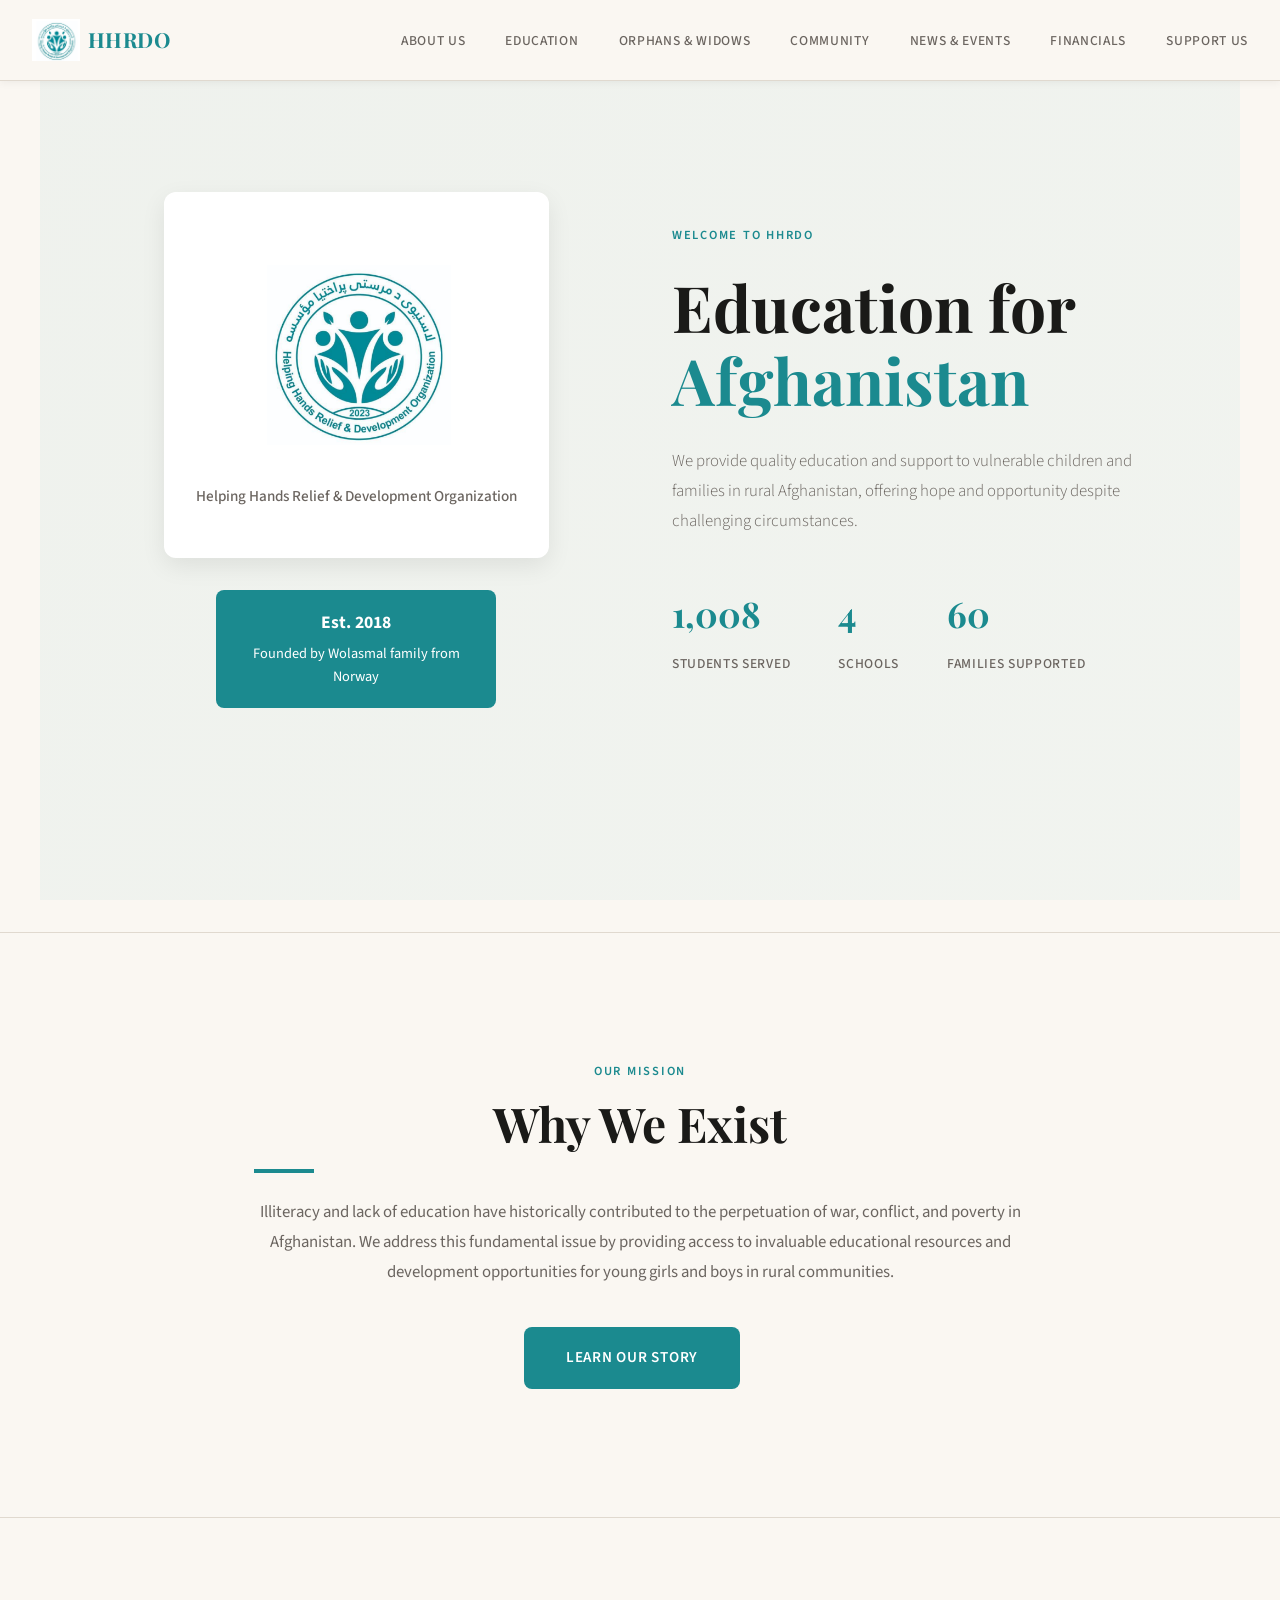
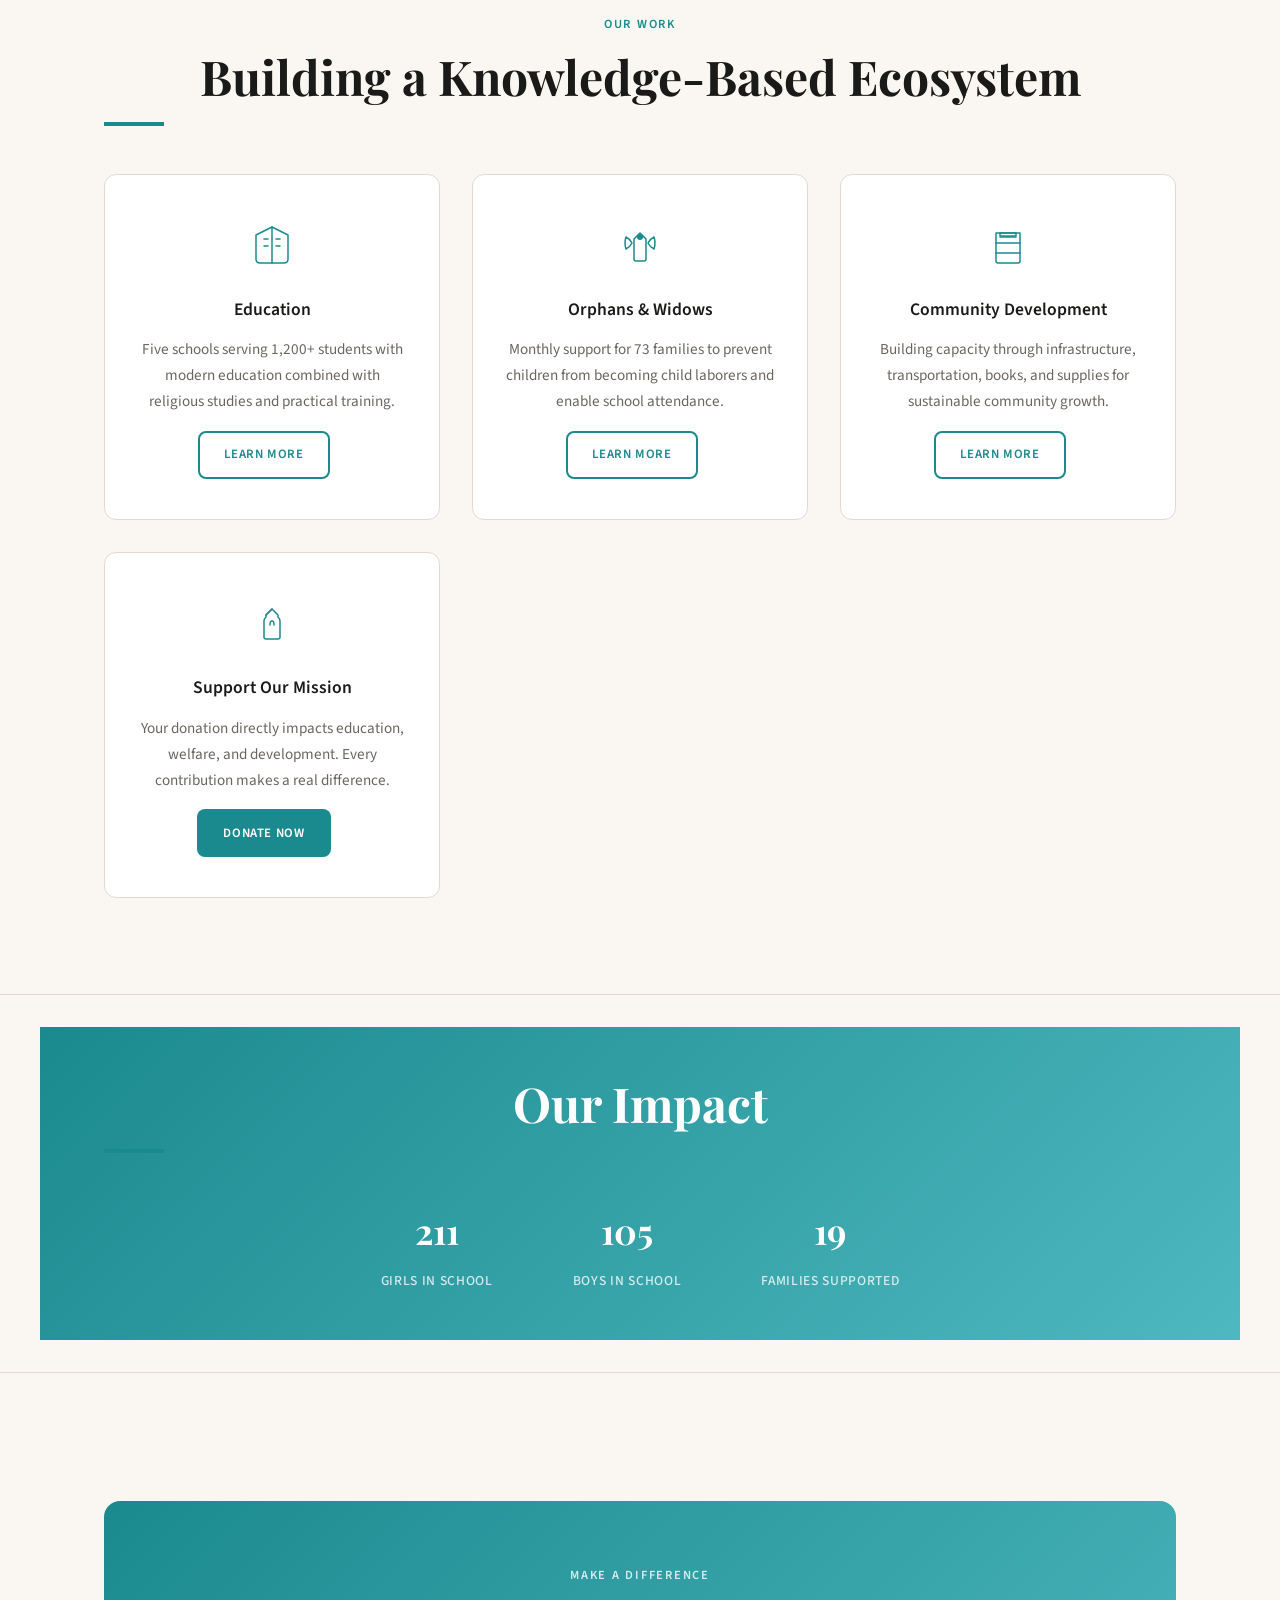
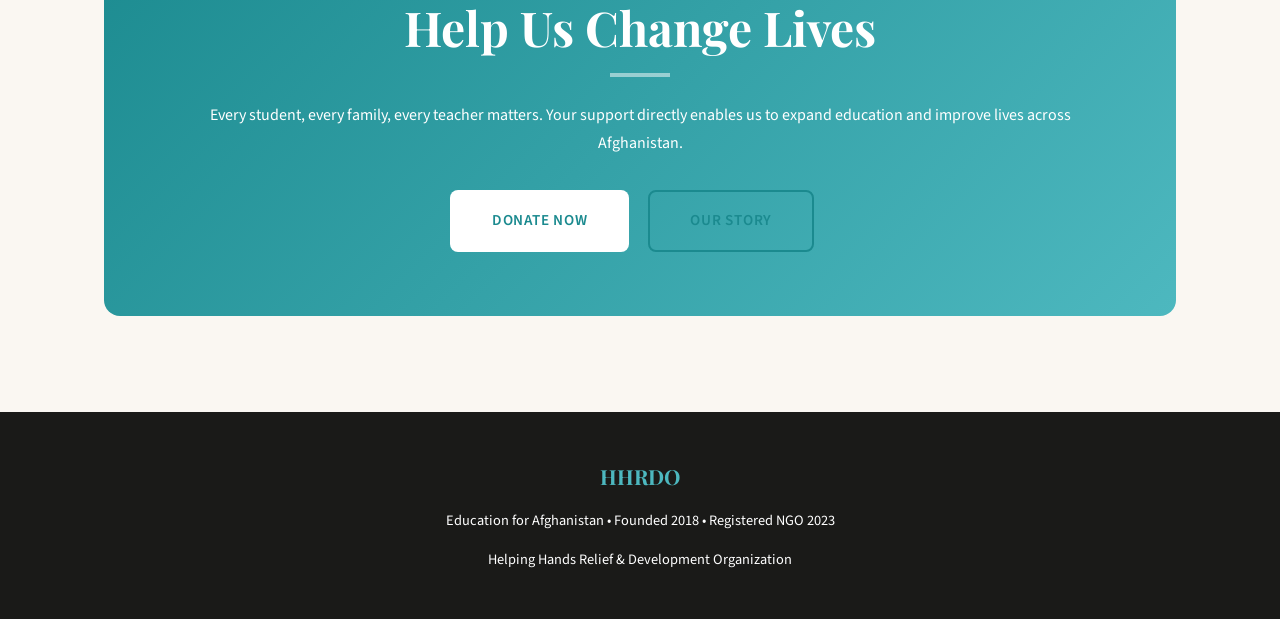
<file: index.html>
<!DOCTYPE html>
<html lang="en">
<head>
  <meta charset="UTF-8">
  <meta name="viewport" content="width=device-width, initial-scale=1.0">
  <title>HHRDO - Helping Hands Relief & Development Organization</title>
  <link rel="preconnect" href="https://fonts.googleapis.com">
  <link href="https://fonts.googleapis.com/css2?family=Playfair+Display:wght@400;600;700&family=Source+Sans+3:wght@300;400;500;600&display=swap" rel="stylesheet">
  <link rel="stylesheet" href="css/style.css">
</head>
<body>

  <!-- NAVIGATION -->
  <nav>
    <a href="index.html" class="nav-logo">
      <img src="logo.png" alt="HHRDO Logo" class="nav-logo-img">
      <span>HHRDO</span>
    </a>
    <ul class="nav-menu">
      <li><a href="about.html">About Us</a></li>
      <li><a href="education.html">Education</a></li>
      <li><a href="orphans.html">Orphans & Widows</a></li>
      <li><a href="community.html">Community</a></li>
      <li><a href="news.html">News & Events</a></li>
      <li><a href="financials.html">Financials</a></li>
      <li><a href="support.html">Support Us</a></li>
    </ul>
    <button class="hamburger">
      <span></span>
      <span></span>
      <span></span>
    </button>
  </nav>

  <!-- HERO -->
  <section class="hero" style="padding-top: 80px;">
    <div class="hero-text">
      <p class="hero-eyebrow">Welcome to HHRDO</p>
      <h1 class="hero-title">Education for <span>Afghanistan</span></h1>
      <p class="hero-desc">We provide quality education and support to vulnerable children and families in rural Afghanistan, offering hope and opportunity despite challenging circumstances.</p>
      <div class="hero-stats">
        <div class="stat-item">
          <span class="stat-num">1,200+</span>
          <span class="stat-label">Students Served</span>
        </div>
        <div class="stat-item">
          <span class="stat-num">5</span>
          <span class="stat-label">Schools</span>
        </div>
        <div class="stat-item">
          <span class="stat-num">73</span>
          <span class="stat-label">Families Supported</span>
        </div>
      </div>
    </div>
    <div class="hero-image">
      <div class="hero-placeholder">
        <div class="logo-display">
          <img src="logo.png" alt="HHRDO Logo">
        </div>
        <p>Helping Hands Relief & Development Organization</p>
      </div>
      <div class="hero-badge">
        <strong>Est. 2018</strong>
        Founded by Wolasmal family from Norway
      </div>
    </div>
  </section>

  <hr class="divider">

  <!-- MISSION PREVIEW -->
  <section style="display: block; padding: 6rem 4rem; text-align: center; max-width: 900px; margin: 0 auto;">
    <p class="section-label text-center">Our Mission</p>
    <h2 class="section-title text-center">Why We Exist</h2>
    <p class="section-body text-center" style="font-size: 1.05rem; margin-bottom: 2rem;">
      Illiteracy and lack of education have historically contributed to the perpetuation of war, conflict, and poverty in Afghanistan. We address this fundamental issue by providing access to invaluable educational resources and development opportunities for young girls and boys in rural communities.
    </p>
    <a href="about.html" class="btn-primary">Learn Our Story</a>
  </section>

  <hr class="divider">

  <!-- PROGRAMS -->
  <section style="display: block; padding: 4rem 4rem; max-width: 1200px; margin: 0 auto;">
    <div style="text-align: center; margin-bottom: 3rem;">
      <p class="section-label text-center">Our Work</p>
      <h2 class="section-title text-center">Building a Knowledge-Based Ecosystem</h2>
    </div>
    <div class="impact-grid">
      <div class="impact-card">
        <svg viewBox="0 0 56 56" style="width: 56px; height: 56px; margin: 0 auto 1.5rem; display: block; transition: transform 0.3s ease;">
          <path d="M 12 20 L 28 12 L 44 20 L 44 44 Q 44 48 40 48 L 16 48 Q 12 48 12 44 Z" fill="none" stroke="#1b8a8f" stroke-width="1.5" stroke-linecap="round" stroke-linejoin="round"/>
          <path d="M 28 12 L 28 48" stroke="#1b8a8f" stroke-width="1.5" stroke-linecap="round"/>
          <path d="M 20 24 L 24 24" stroke="#1b8a8f" stroke-width="1.5" stroke-linecap="round"/>
          <path d="M 20 31 L 24 31" stroke="#1b8a8f" stroke-width="1.5" stroke-linecap="round"/>
          <path d="M 32 24 L 36 24" stroke="#1b8a8f" stroke-width="1.5" stroke-linecap="round"/>
          <path d="M 32 31 L 36 31" stroke="#1b8a8f" stroke-width="1.5" stroke-linecap="round"/>
        </svg>
        <div class="impact-title">Education</div>
        <p class="impact-text">Five schools serving 1,200+ students with modern education combined with religious studies and practical training.</p>
        <a href="education.html" class="btn-secondary" style="font-size: 0.8rem; padding: 0.7rem 1.5rem; margin-top: 1rem; display: inline-block;">Learn More</a>
      </div>
      <div class="impact-card">
        <svg viewBox="0 0 56 56" style="width: 56px; height: 56px; margin: 0 auto 1.5rem; display: block; transition: transform 0.3s ease;">
          <path d="M 28 18 L 34 24 L 34 44 Q 34 46 32 46 L 24 46 Q 22 46 22 44 L 22 24 Z" fill="none" stroke="#1b8a8f" stroke-width="1.5" stroke-linecap="round" stroke-linejoin="round"/>
          <path d="M 20 28 Q 18 24 14 22 Q 12 28 14 34 Q 18 32 20 28" fill="none" stroke="#1b8a8f" stroke-width="1.5" stroke-linecap="round" stroke-linejoin="round"/>
          <path d="M 36 28 Q 38 24 42 22 Q 44 28 42 34 Q 38 32 36 28" fill="none" stroke="#1b8a8f" stroke-width="1.5" stroke-linecap="round" stroke-linejoin="round"/>
          <circle cx="28" cy="22" r="3" fill="#1b8a8f"/>
        </svg>
        <div class="impact-title">Orphans & Widows</div>
        <p class="impact-text">Monthly support for 73 families to prevent children from becoming child laborers and enable school attendance.</p>
        <a href="orphans.html" class="btn-secondary" style="font-size: 0.8rem; padding: 0.7rem 1.5rem; margin-top: 1rem; display: inline-block;">Learn More</a>
      </div>
      <div class="impact-card">
        <svg viewBox="0 0 56 56" style="width: 56px; height: 56px; margin: 0 auto 1.5rem; display: block; transition: transform 0.3s ease;">
          <path d="M 16 18 L 16 46 Q 16 48 18 48 L 38 48 Q 40 48 40 46 L 40 18 Z" fill="none" stroke="#1b8a8f" stroke-width="1.5" stroke-linecap="round" stroke-linejoin="round"/>
          <path d="M 16 28 L 40 28" stroke="#1b8a8f" stroke-width="1.5" stroke-linecap="round"/>
          <path d="M 16 38 L 40 38" stroke="#1b8a8f" stroke-width="1.5" stroke-linecap="round"/>
          <path d="M 20 22 L 36 22" stroke="#1b8a8f" stroke-width="1.5" stroke-linecap="round"/>
          <rect x="20" y="18" width="16" height="3" fill="none" stroke="#1b8a8f" stroke-width="1.5" stroke-linecap="round" stroke-linejoin="round"/>
        </svg>
        <div class="impact-title">Community Development</div>
        <p class="impact-text">Building capacity through infrastructure, transportation, books, and supplies for sustainable community growth.</p>
        <a href="community.html" class="btn-secondary" style="font-size: 0.8rem; padding: 0.7rem 1.5rem; margin-top: 1rem; display: inline-block;">Learn More</a>
      </div>
      <div class="impact-card">
        <svg viewBox="0 0 56 56" style="width: 56px; height: 56px; margin: 0 auto 1.5rem; display: block; transition: transform 0.3s ease;">
          <path d="M 28 16 L 34 22 L 34 24 Q 36 26 36 28 L 36 44 Q 36 46 34 46 L 22 46 Q 20 46 20 44 L 20 28 Q 20 26 22 24 L 22 22 Z" fill="none" stroke="#1b8a8f" stroke-width="1.5" stroke-linecap="round" stroke-linejoin="round"/>
          <path d="M 28 16 L 22 22" stroke="#1b8a8f" stroke-width="1.5" stroke-linecap="round" stroke-linejoin="round"/>
          <path d="M 26 32 Q 26 28 28 28 Q 30 28 30 32" fill="none" stroke="#1b8a8f" stroke-width="1.5" stroke-linecap="round" stroke-linejoin="round"/>
        </svg>
        <div class="impact-title">Support Our Mission</div>
        <p class="impact-text">Your donation directly impacts education, welfare, and development. Every contribution makes a real difference.</p>
        <a href="support.html" class="btn-primary" style="font-size: 0.8rem; padding: 0.7rem 1.5rem; margin-top: 1rem; display: inline-block;">Donate Now</a>
      </div>
    </div>
  </section>

  <hr class="divider">

  <!-- IMPACT STRIP -->
  <section style="display: block; background: linear-gradient(135deg, #1b8a8f, #4db8bf); color: white; padding: 3rem 4rem; text-align: center;">
    <div style="max-width: 1200px; margin: 0 auto;">
      <h2 class="section-title text-center" style="color: white; margin-bottom: 3rem;">Our Impact</h2>
      <div class="hero-stats" style="justify-content: center; gap: 5rem;">
        <div class="stat-item">
          <span class="stat-num" style="color: white;">800+</span>
          <span class="stat-label" style="color: rgba(255,255,255,0.8);">Girls in School</span>
        </div>
        <div class="stat-item">
          <span class="stat-num" style="color: white;">400+</span>
          <span class="stat-label" style="color: rgba(255,255,255,0.8);">Boys in School</span>
        </div>
        <div class="stat-item">
          <span class="stat-num" style="color: white;">73</span>
          <span class="stat-label" style="color: rgba(255,255,255,0.8);">Families Supported</span>
        </div>
      </div>
    </div>
  </section>

  <hr class="divider">

  <!-- CTA -->
  <section style="display: block; padding: 6rem 4rem; max-width: 1200px; margin: 0 auto;">
    <div id="cta">
      <p class="section-label">Make a Difference</p>
      <h2 class="section-title">Help Us Change Lives</h2>
      <p class="section-body">Every student, every family, every teacher matters. Your support directly enables us to expand education and improve lives across Afghanistan.</p>
      <a href="support.html" class="btn-primary">Donate Now</a>
      <a href="about.html" class="btn-secondary">Our Story</a>
    </div>
  </section>

  <!-- FOOTER -->
  <footer>
    <span class="footer-logo">HHRDO</span>
    <span>Education for Afghanistan • Founded 2018 • Registered NGO 2023</span>
    <span>Helping Hands Relief & Development Organization</span>
  </footer>

  <script src="js/main.js"></script>

</body>
</html>
</file>
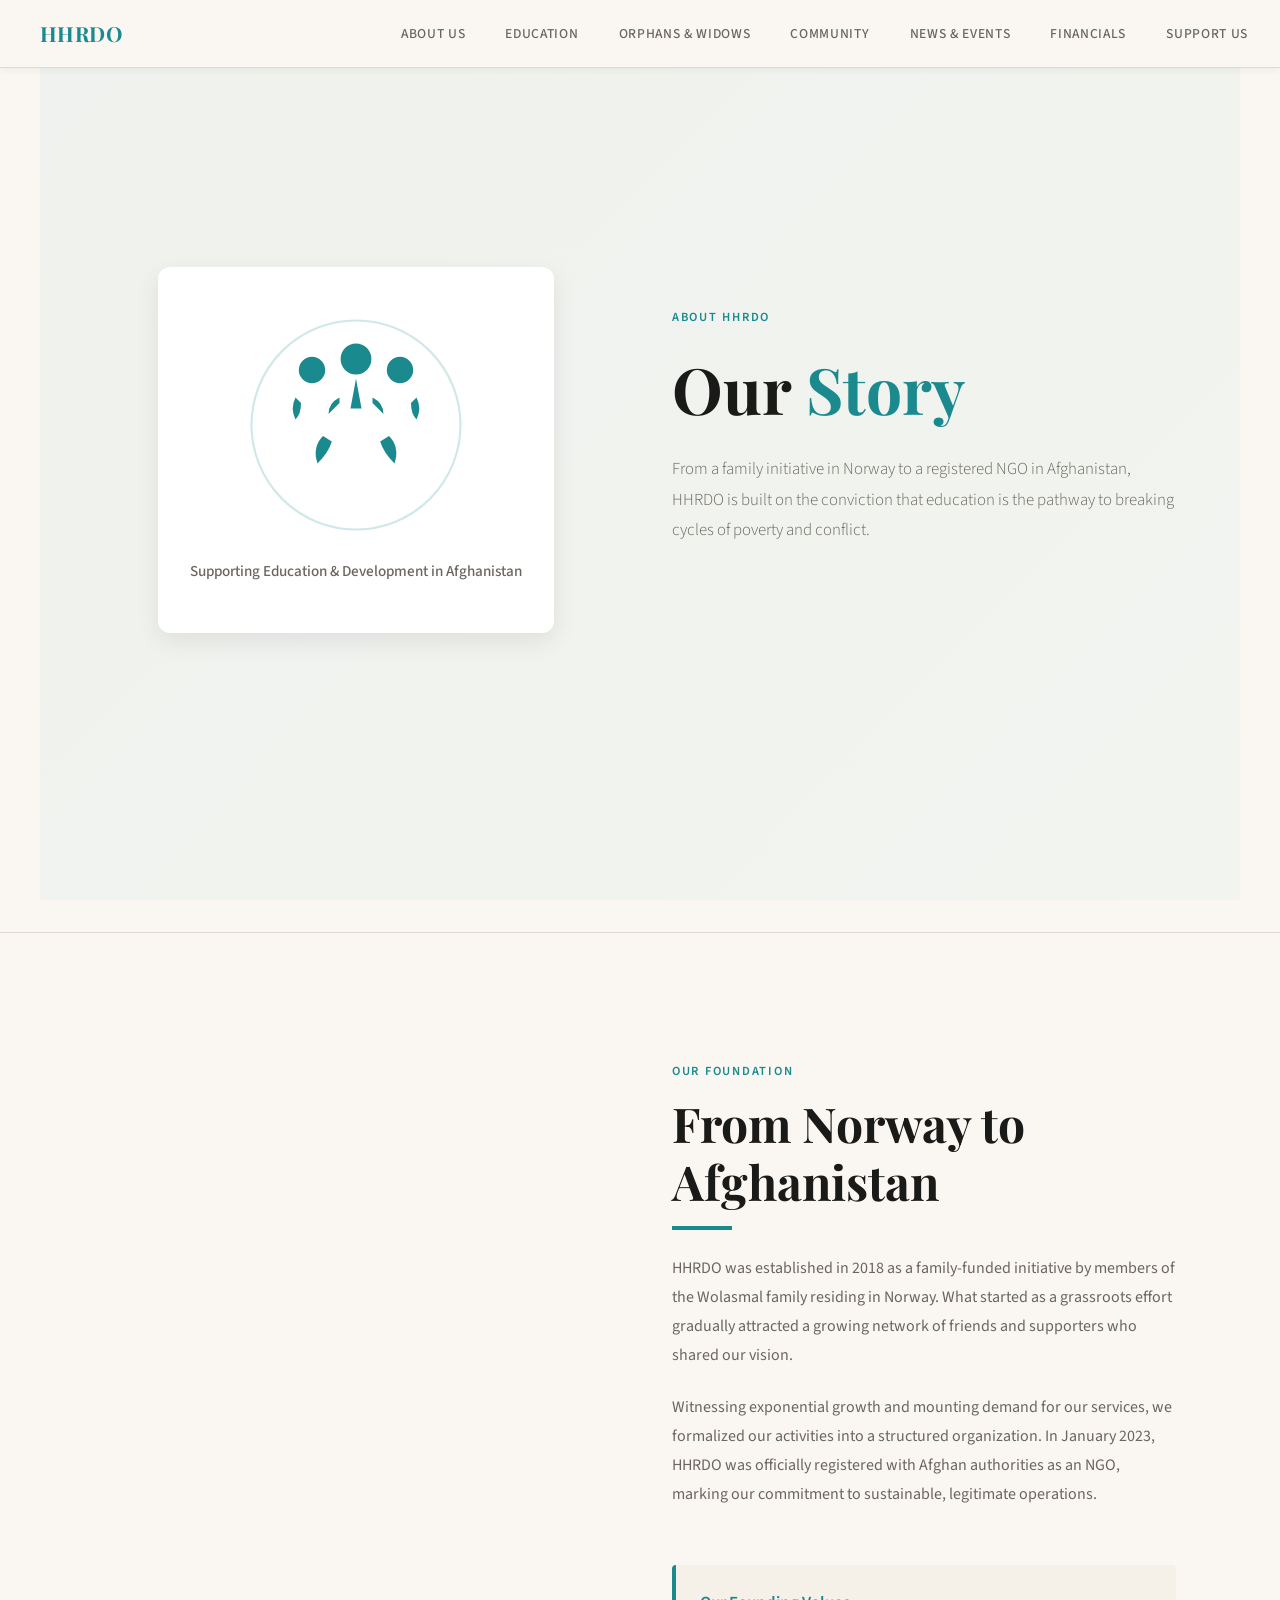
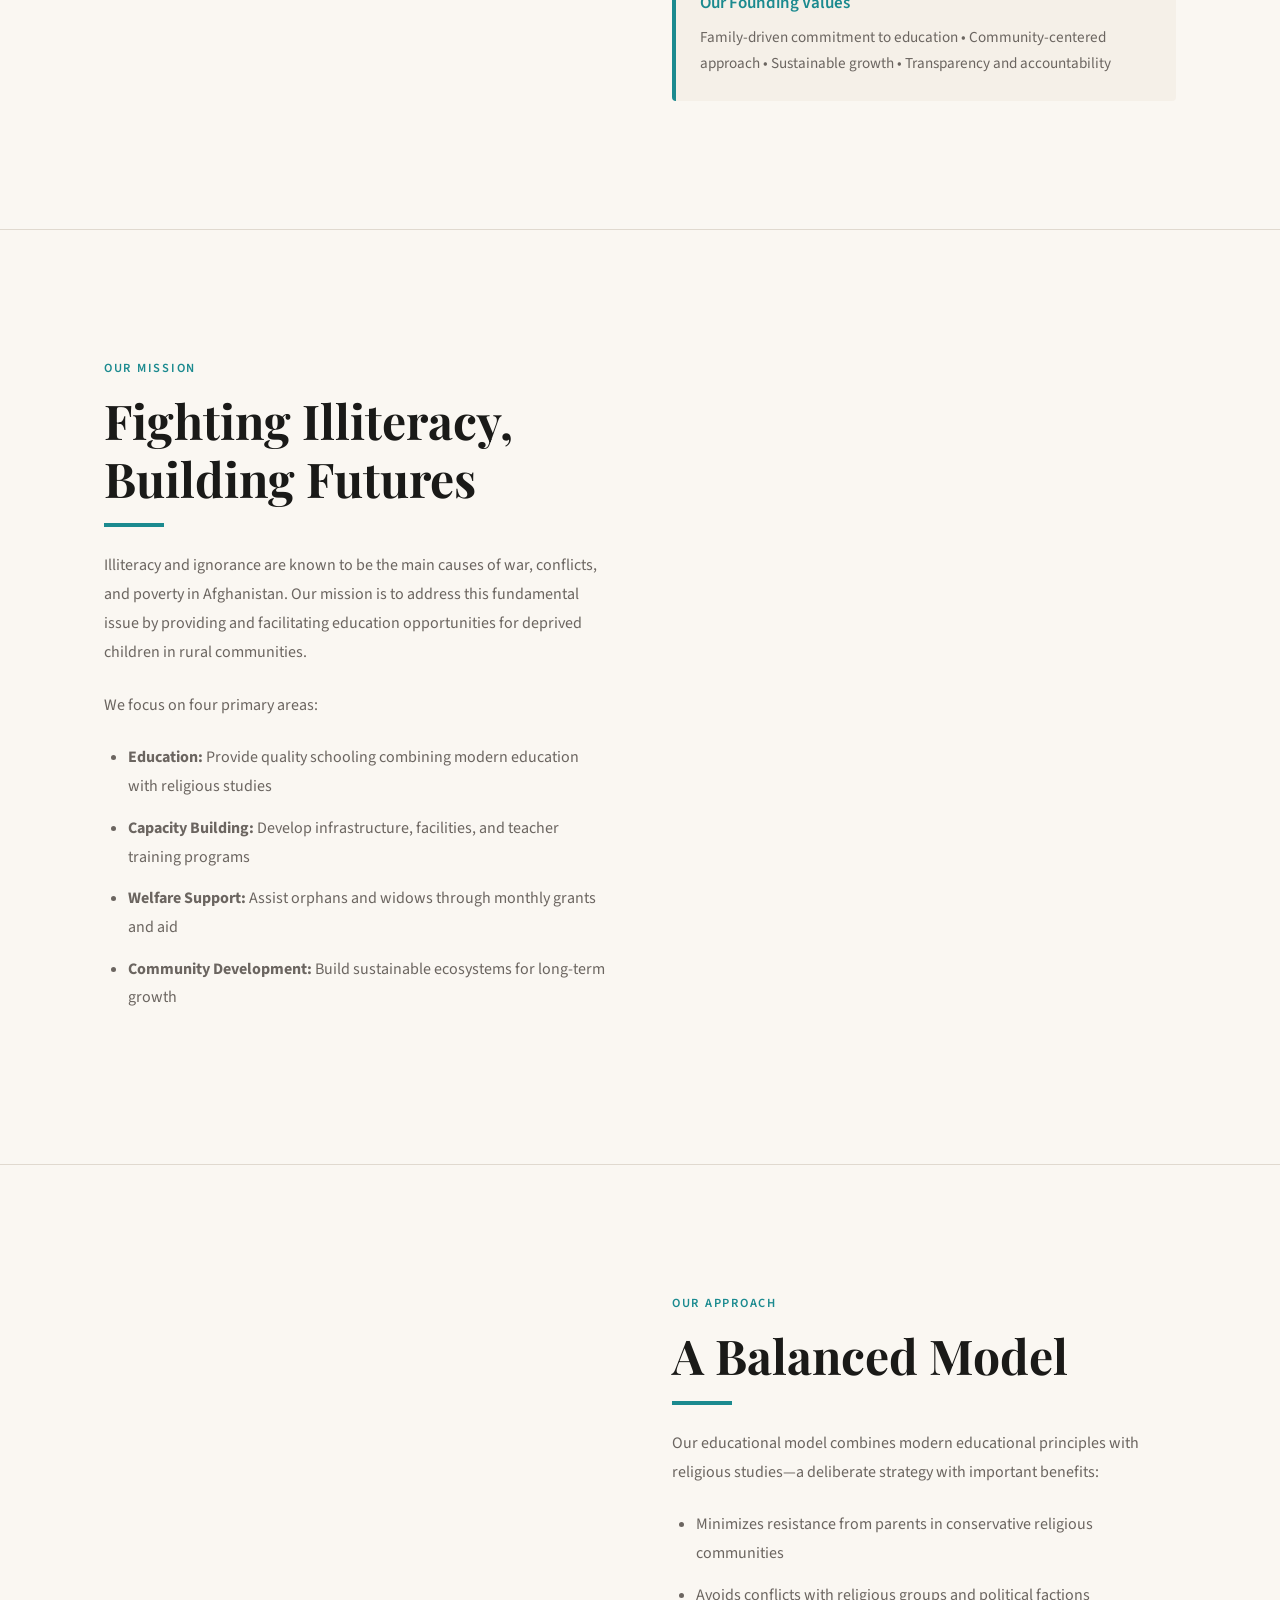
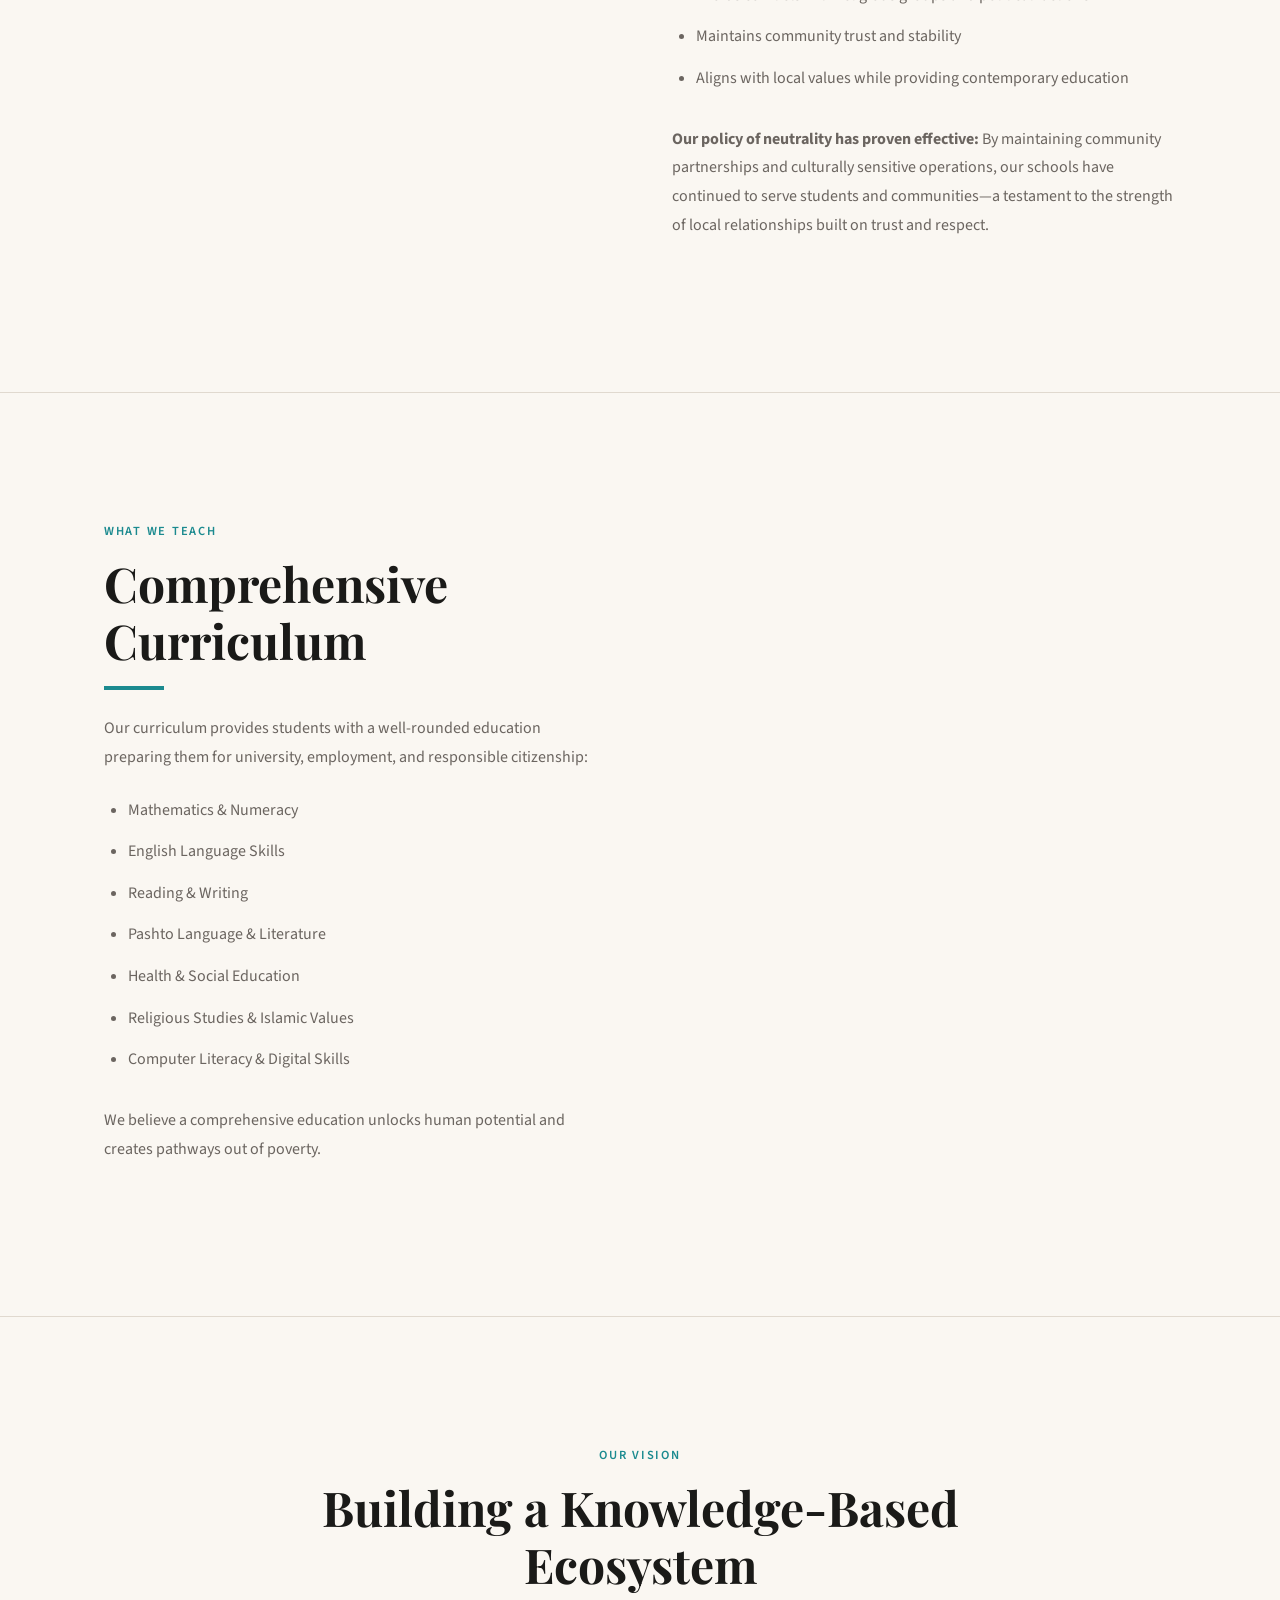
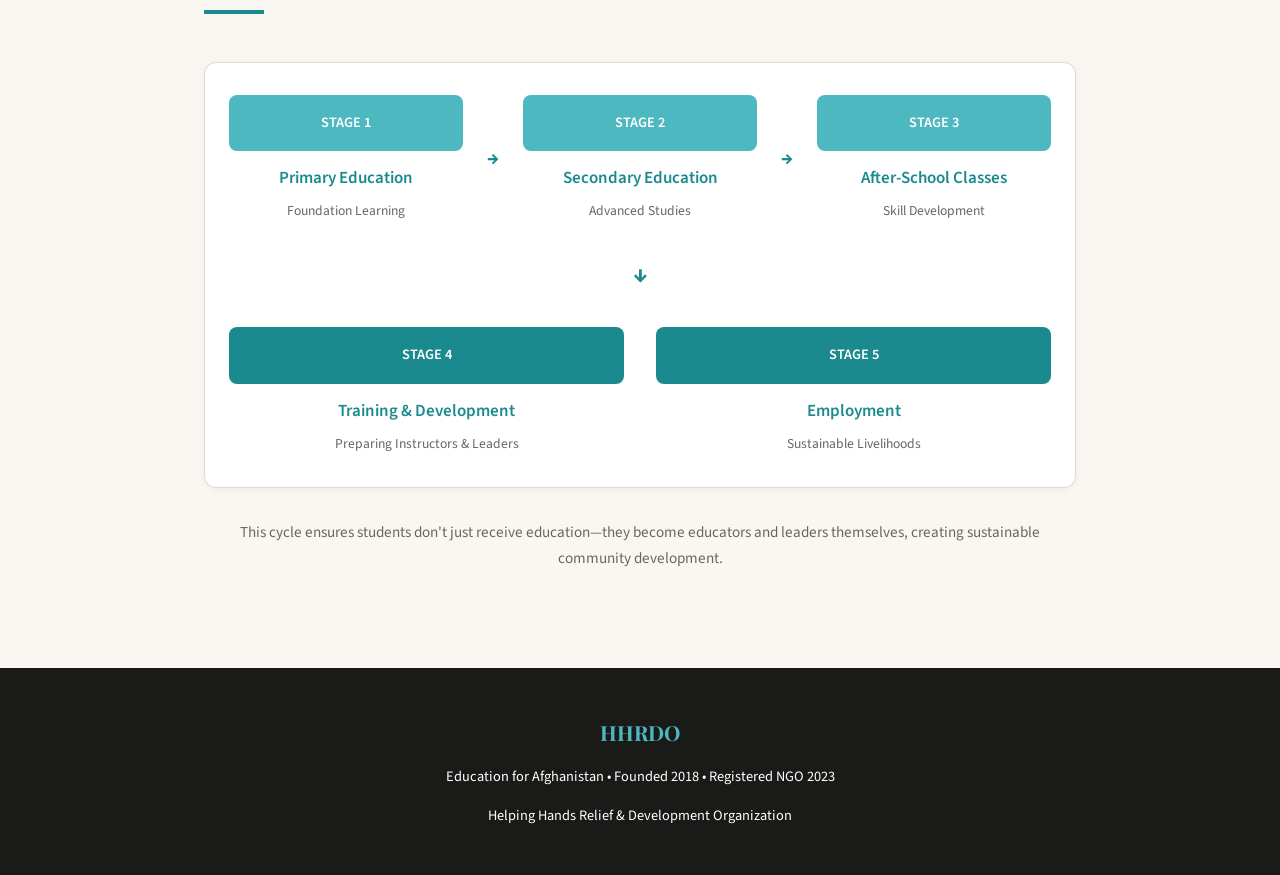
<file: about.html>
<!DOCTYPE html>
<html lang="en">
<head>
  <meta charset="UTF-8">
  <meta name="viewport" content="width=device-width, initial-scale=1.0">
  <title>About Us - HHRDO</title>
  <link rel="preconnect" href="https://fonts.googleapis.com">
  <link href="https://fonts.googleapis.com/css2?family=Playfair+Display:wght@400;600;700&family=Source+Sans+3:wght@300;400;500;600&display=swap" rel="stylesheet">
  <link rel="stylesheet" href="css/style.css">
</head>
<body>

  <!-- NAVIGATION -->
  <nav>
    <a href="index.html" class="nav-logo">
      <div class="nav-logo-wrapper">
        <img src="logo.svg" alt="HHRDO Logo">
      </div>
      <span>HHRDO</span>
    </a>
    <ul class="nav-menu">
      <li><a href="about.html">About Us</a></li>
      <li><a href="education.html">Education</a></li>
      <li><a href="orphans.html">Orphans & Widows</a></li>
      <li><a href="community.html">Community</a></li>
      <li><a href="news.html">News & Events</a></li>
      <li><a href="financials.html">Financials</a></li>
      <li><a href="support.html">Support Us</a></li>
    </ul>
    <button class="hamburger">
      <span></span>
      <span></span>
      <span></span>
    </button>
  </nav>

  <!-- HERO -->
  <section class="hero" style="padding-top: 80px;">
    <div class="hero-text">
      <p class="hero-eyebrow">About HHRDO</p>
      <h1 class="hero-title">Our <span>Story</span></h1>
      <p class="hero-desc">From a family initiative in Norway to a registered NGO in Afghanistan, HHRDO is built on the conviction that education is the pathway to breaking cycles of poverty and conflict.</p>
    </div>
    <div class="hero-image">
      <div class="hero-placeholder">
        <div class="logo-display">
          <img src="logo.svg" alt="HHRDO Logo">
        </div>
        <p>Supporting Education & Development in Afghanistan</p>
      </div>
    </div>
  </section>

  <hr class="divider">

  <!-- FOUNDING -->
  <section>
    <div class="hero-text">
      <p class="section-label">Our Foundation</p>
      <h2 class="section-title">From Norway to Afghanistan</h2>
      <p class="section-body">
        HHRDO was established in 2018 as a family-funded initiative by members of the Wolasmal family residing in Norway. What started as a grassroots effort gradually attracted a growing network of friends and supporters who shared our vision.
      </p>
      <p class="section-body">
        Witnessing exponential growth and mounting demand for our services, we formalized our activities into a structured organization. In January 2023, HHRDO was officially registered with Afghan authorities as an NGO, marking our commitment to sustainable, legitimate operations.
      </p>
      <div style="margin-top: 2rem; padding: 1.5rem; background: var(--sand); border-left: 4px solid var(--teal); border-radius: 4px;">
        <p style="font-weight: 600; color: var(--teal); margin-bottom: 0.5rem;">Our Founding Values</p>
        <p style="font-size: 0.95rem; color: var(--muted);">Family-driven commitment to education • Community-centered approach • Sustainable growth • Transparency and accountability</p>
      </div>
    </div>
    <div></div>
  </section>

  <hr class="divider">

  <!-- MISSION -->
  <section>
    <div></div>
    <div>
      <p class="section-label">Our Mission</p>
      <h2 class="section-title">Fighting Illiteracy, Building Futures</h2>
      <p class="section-body">
        Illiteracy and ignorance are known to be the main causes of war, conflicts, and poverty in Afghanistan. Our mission is to address this fundamental issue by providing and facilitating education opportunities for deprived children in rural communities.
      </p>
      <p class="section-body">
        We focus on four primary areas:
      </p>
      <ul class="section-body">
        <li><strong>Education:</strong> Provide quality schooling combining modern education with religious studies</li>
        <li><strong>Capacity Building:</strong> Develop infrastructure, facilities, and teacher training programs</li>
        <li><strong>Welfare Support:</strong> Assist orphans and widows through monthly grants and aid</li>
        <li><strong>Community Development:</strong> Build sustainable ecosystems for long-term growth</li>
      </ul>
    </div>
  </section>

  <hr class="divider">

  <!-- EDUCATIONAL MODEL -->
  <section>
    <div>
      <p class="section-label">Our Approach</p>
      <h2 class="section-title">A Balanced Model</h2>
      <p class="section-body">
        Our educational model combines modern educational principles with religious studies—a deliberate strategy with important benefits:
      </p>
      <ul class="section-body">
        <li>Minimizes resistance from parents in conservative religious communities</li>
        <li>Avoids conflicts with religious groups and political factions</li>
        <li>Maintains community trust and stability</li>
        <li>Aligns with local values while providing contemporary education</li>
      </ul>
      <p class="section-body" style="margin-top: 2rem;">
        <strong>Our policy of neutrality has proven effective:</strong> By maintaining community partnerships and culturally sensitive operations, our schools have continued to serve students and communities—a testament to the strength of local relationships built on trust and respect.
      </p>
    </div>
    <div></div>
  </section>

  <hr class="divider">

  <!-- CURRICULUM -->
  <section>
    <div></div>
    <div>
      <p class="section-label">What We Teach</p>
      <h2 class="section-title">Comprehensive Curriculum</h2>
      <p class="section-body">
        Our curriculum provides students with a well-rounded education preparing them for university, employment, and responsible citizenship:
      </p>
      <ul class="section-body">
        <li>Mathematics & Numeracy</li>
        <li>English Language Skills</li>
        <li>Reading & Writing</li>
        <li>Pashto Language & Literature</li>
        <li>Health & Social Education</li>
        <li>Religious Studies & Islamic Values</li>
        <li>Computer Literacy & Digital Skills</li>
      </ul>
      <p class="section-body" style="margin-top: 2rem;">
        We believe a comprehensive education unlocks human potential and creates pathways out of poverty.
      </p>
    </div>
  </section>

  <hr class="divider">

  <!-- KNOWLEDGE-BASED ECOSYSTEM -->
  <section style="display: block; padding: 6rem 4rem; max-width: 1000px; margin: 0 auto;">
    <div style="text-align: center; margin-bottom: 3rem;">
      <p class="section-label text-center">Our Vision</p>
      <h2 class="section-title text-center">Building a Knowledge-Based Ecosystem</h2>
    </div>
    <div style="background: white; padding: 2rem 1.5rem; border-radius: 12px; border: 1px solid var(--line); box-shadow: 0 2px 8px rgba(0,0,0,0.05);">
      <!-- Top Row: Primary → Secondary → After-school -->
      <div style="display: flex; flex-direction: column; gap: 2rem;">
        <div style="display: flex; flex-wrap: wrap; justify-content: center; align-items: center; gap: 1.5rem;">
          <div style="text-align: center; flex: 1; min-width: 140px;">
            <div style="background: var(--light-teal); color: white; padding: 1rem; border-radius: 8px; margin-bottom: 0.8rem; font-weight: 600; font-size: 0.9rem;">STAGE 1</div>
            <div style="font-weight: 600; color: var(--teal); margin-bottom: 0.4rem;">Primary Education</div>
            <div style="font-size: 0.85rem; color: var(--muted);">Foundation Learning</div>
          </div>
          <div style="color: var(--teal); font-weight: 700; font-size: 1.2rem;">→</div>
          <div style="text-align: center; flex: 1; min-width: 140px;">
            <div style="background: var(--light-teal); color: white; padding: 1rem; border-radius: 8px; margin-bottom: 0.8rem; font-weight: 600; font-size: 0.9rem;">STAGE 2</div>
            <div style="font-weight: 600; color: var(--teal); margin-bottom: 0.4rem;">Secondary Education</div>
            <div style="font-size: 0.85rem; color: var(--muted);">Advanced Studies</div>
          </div>
          <div style="color: var(--teal); font-weight: 700; font-size: 1.2rem;">→</div>
          <div style="text-align: center; flex: 1; min-width: 140px;">
            <div style="background: var(--light-teal); color: white; padding: 1rem; border-radius: 8px; margin-bottom: 0.8rem; font-weight: 600; font-size: 0.9rem;">STAGE 3</div>
            <div style="font-weight: 600; color: var(--teal); margin-bottom: 0.4rem;">After-School Classes</div>
            <div style="font-size: 0.85rem; color: var(--muted);">Skill Development</div>
          </div>
        </div>

        <!-- Middle: Down arrows -->
        <div style="text-align: center;">
          <div style="color: var(--teal); font-weight: 700; font-size: 1.5rem;">↓</div>
        </div>

        <!-- Bottom Row: Training & Employment -->
        <div style="display: flex; flex-wrap: wrap; justify-content: center; gap: 2rem;">
          <div style="text-align: center; flex: 1; min-width: 140px;">
            <div style="background: var(--teal); color: white; padding: 1rem; border-radius: 8px; margin-bottom: 0.8rem; font-weight: 600; font-size: 0.9rem;">STAGE 4</div>
            <div style="font-weight: 600; color: var(--teal); margin-bottom: 0.4rem;">Training & Development</div>
            <div style="font-size: 0.85rem; color: var(--muted);">Preparing Instructors & Leaders</div>
          </div>
          <div style="text-align: center; flex: 1; min-width: 140px;">
            <div style="background: var(--teal); color: white; padding: 1rem; border-radius: 8px; margin-bottom: 0.8rem; font-weight: 600; font-size: 0.9rem;">STAGE 5</div>
            <div style="font-weight: 600; color: var(--teal); margin-bottom: 0.4rem;">Employment</div>
            <div style="font-size: 0.85rem; color: var(--muted);">Sustainable Livelihoods</div>
          </div>
        </div>
      </div>
    </div>
    <p style="text-align: center; margin-top: 2rem; color: var(--muted); font-size: 0.95rem;">
      This cycle ensures students don't just receive education—they become educators and leaders themselves, creating sustainable community development.
    </p>
  </section>

  <!-- FOOTER -->
  <footer>
    <span class="footer-logo">HHRDO</span>
    <span>Education for Afghanistan • Founded 2018 • Registered NGO 2023</span>
    <span>Helping Hands Relief & Development Organization</span>
  </footer>

  <script src="js/main.js"></script>

</body>
</html>
</file>
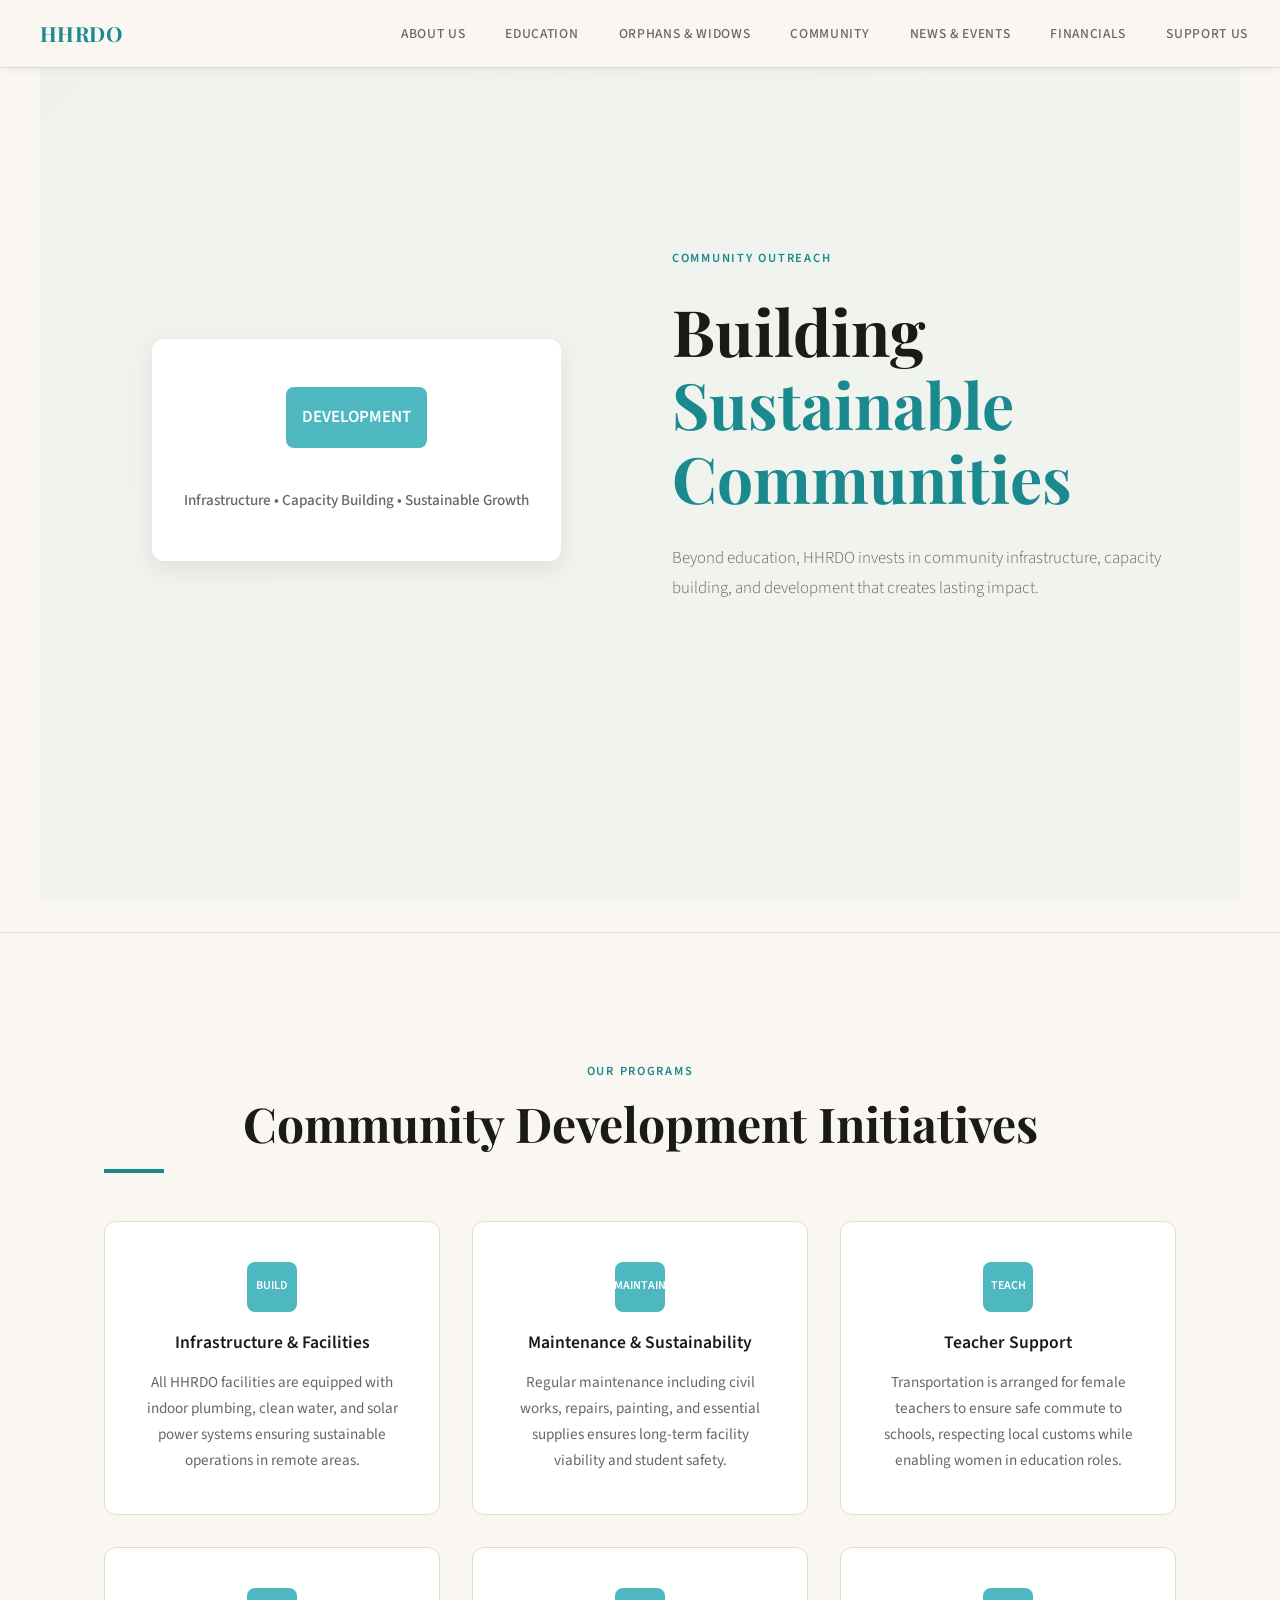
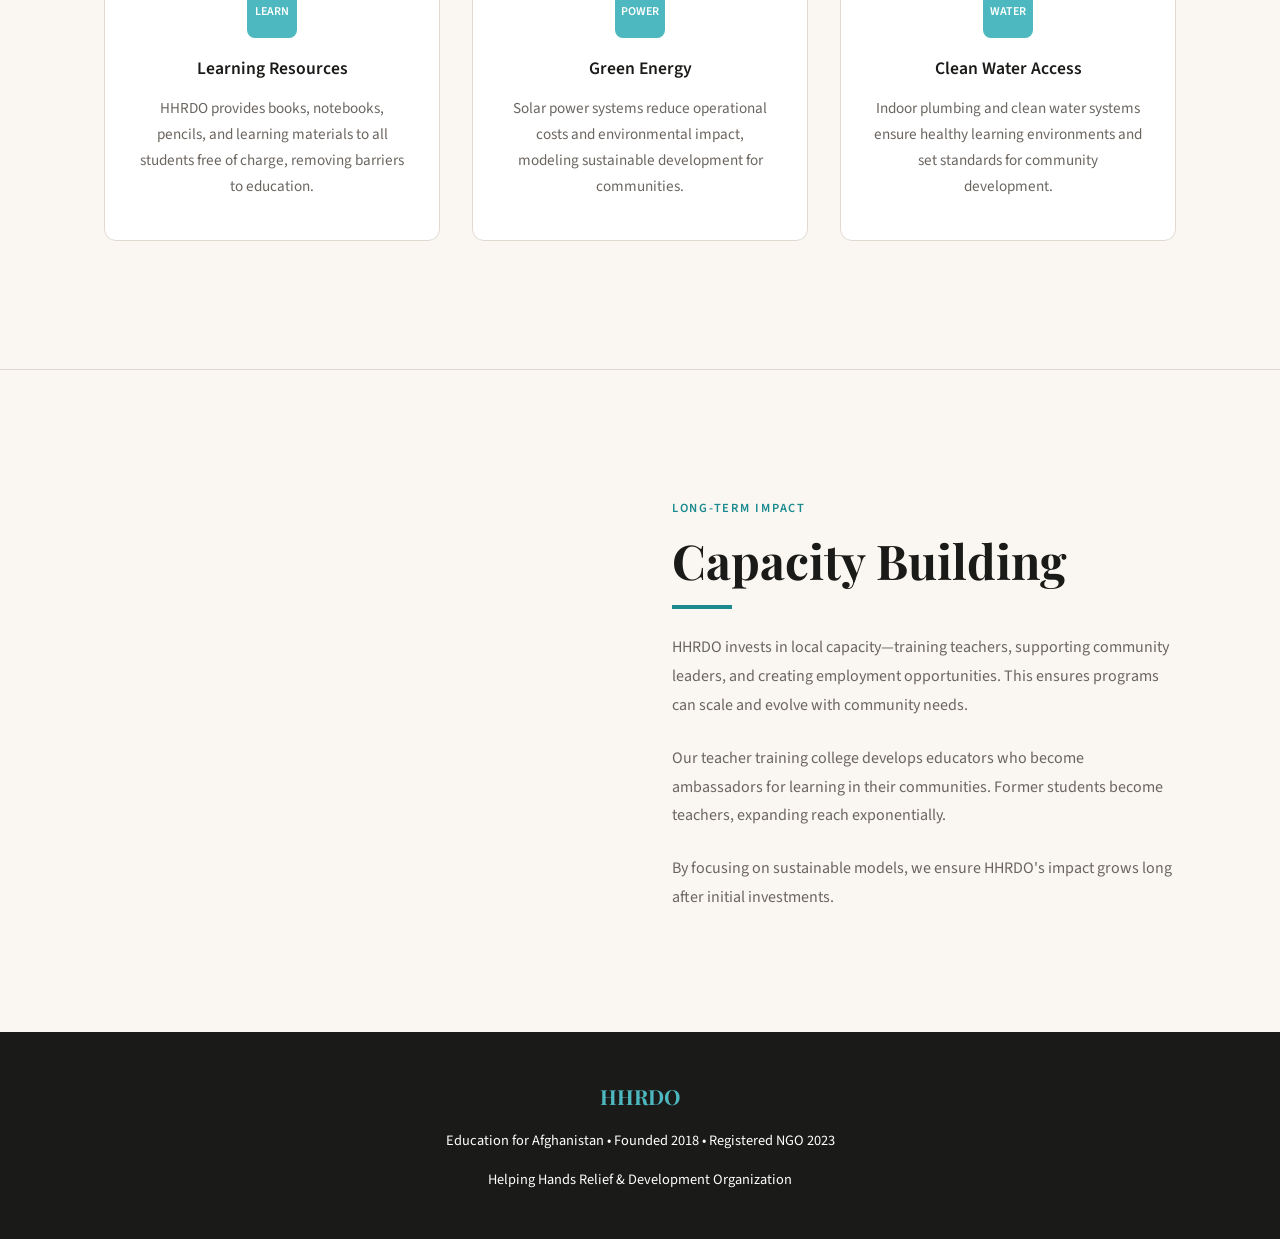
<file: community.html>
<!DOCTYPE html>
<html lang="en">
<head>
  <meta charset="UTF-8">
  <meta name="viewport" content="width=device-width, initial-scale=1.0">
  <title>Community - HHRDO</title>
  <link rel="preconnect" href="https://fonts.googleapis.com">
  <link href="https://fonts.googleapis.com/css2?family=Playfair+Display:wght@400;600;700&family=Source+Sans+3:wght@300;400;500;600&display=swap" rel="stylesheet">
  <link rel="stylesheet" href="css/style.css">
</head>
<body>

  <!-- NAVIGATION -->
  <nav>
    <a href="index.html" class="nav-logo">
      <div class="nav-logo-wrapper">
        <img src="logo.svg" alt="HHRDO Logo">
      </div>
      <span>HHRDO</span>
    </a>
    <ul class="nav-menu">
      <li><a href="about.html">About Us</a></li>
      <li><a href="education.html">Education</a></li>
      <li><a href="orphans.html">Orphans & Widows</a></li>
      <li><a href="community.html">Community</a></li>
      <li><a href="news.html">News & Events</a></li>
      <li><a href="financials.html">Financials</a></li>
      <li><a href="support.html">Support Us</a></li>
    </ul>
    <button class="hamburger">
      <span></span>
      <span></span>
      <span></span>
    </button>
  </nav>

  <!-- HERO -->
  <section class="hero" style="padding-top: 80px;">
    <div class="hero-text">
      <p class="hero-eyebrow">Community Outreach</p>
      <h1 class="hero-title">Building <span>Sustainable Communities</span></h1>
      <p class="hero-desc">Beyond education, HHRDO invests in community infrastructure, capacity building, and development that creates lasting impact.</p>
    </div>
    <div class="hero-image">
      <div class="hero-placeholder">
        <div style="background: var(--light-teal); color: white; padding: 1rem; border-radius: 8px; margin-bottom: 1rem; font-weight: 600;">DEVELOPMENT</div>
        <p>Infrastructure • Capacity Building • Sustainable Growth</p>
      </div>
    </div>
  </section>

  <hr class="divider">

  <!-- INITIATIVES -->
  <section style="display: block; padding: 6rem 4rem; max-width: 1200px; margin: 0 auto;">
    <div style="text-align: center; margin-bottom: 3rem;">
      <p class="section-label text-center">Our Programs</p>
      <h2 class="section-title text-center">Community Development Initiatives</h2>
    </div>
    <div class="impact-grid">
      <div class="impact-card">
        <div class="impact-icon" style="background: var(--light-teal); color: white; padding: 0.8rem; border-radius: 8px; width: 50px; height: 50px; display: flex; align-items: center; justify-content: center; margin: 0 auto 1rem; font-weight: 600; font-size: 0.75rem;">BUILD</div>
        <div class="impact-title">Infrastructure & Facilities</div>
        <p class="impact-text">All HHRDO facilities are equipped with indoor plumbing, clean water, and solar power systems ensuring sustainable operations in remote areas.</p>
      </div>
      <div class="impact-card">
        <div class="impact-icon" style="background: var(--light-teal); color: white; padding: 0.8rem; border-radius: 8px; width: 50px; height: 50px; display: flex; align-items: center; justify-content: center; margin: 0 auto 1rem; font-weight: 600; font-size: 0.75rem;">MAINTAIN</div>
        <div class="impact-title">Maintenance & Sustainability</div>
        <p class="impact-text">Regular maintenance including civil works, repairs, painting, and essential supplies ensures long-term facility viability and student safety.</p>
      </div>
      <div class="impact-card">
        <div class="impact-icon" style="background: var(--light-teal); color: white; padding: 0.8rem; border-radius: 8px; width: 50px; height: 50px; display: flex; align-items: center; justify-content: center; margin: 0 auto 1rem; font-weight: 600; font-size: 0.75rem;">TEACH</div>
        <div class="impact-title">Teacher Support</div>
        <p class="impact-text">Transportation is arranged for female teachers to ensure safe commute to schools, respecting local customs while enabling women in education roles.</p>
      </div>
      <div class="impact-card">
        <div class="impact-icon" style="background: var(--light-teal); color: white; padding: 0.8rem; border-radius: 8px; width: 50px; height: 50px; display: flex; align-items: center; justify-content: center; margin: 0 auto 1rem; font-weight: 600; font-size: 0.75rem;">LEARN</div>
        <div class="impact-title">Learning Resources</div>
        <p class="impact-text">HHRDO provides books, notebooks, pencils, and learning materials to all students free of charge, removing barriers to education.</p>
      </div>
      <div class="impact-card">
        <div class="impact-icon" style="background: var(--light-teal); color: white; padding: 0.8rem; border-radius: 8px; width: 50px; height: 50px; display: flex; align-items: center; justify-content: center; margin: 0 auto 1rem; font-weight: 600; font-size: 0.75rem;">POWER</div>
        <div class="impact-title">Green Energy</div>
        <p class="impact-text">Solar power systems reduce operational costs and environmental impact, modeling sustainable development for communities.</p>
      </div>
      <div class="impact-card">
        <div class="impact-icon" style="background: var(--light-teal); color: white; padding: 0.8rem; border-radius: 8px; width: 50px; height: 50px; display: flex; align-items: center; justify-content: center; margin: 0 auto 1rem; font-weight: 600; font-size: 0.75rem;">WATER</div>
        <div class="impact-title">Clean Water Access</div>
        <p class="impact-text">Indoor plumbing and clean water systems ensure healthy learning environments and set standards for community development.</p>
      </div>
    </div>
  </section>

  <hr class="divider">

  <!-- CAPACITY BUILDING -->
  <section>
    <div>
      <p class="section-label">Long-Term Impact</p>
      <h2 class="section-title">Capacity Building</h2>
      <p class="section-body">
        HHRDO invests in local capacity—training teachers, supporting community leaders, and creating employment opportunities. This ensures programs can scale and evolve with community needs.
      </p>
      <p class="section-body">
        Our teacher training college develops educators who become ambassadors for learning in their communities. Former students become teachers, expanding reach exponentially.
      </p>
      <p class="section-body">
        By focusing on sustainable models, we ensure HHRDO's impact grows long after initial investments.
      </p>
    </div>
    <div></div>
  </section>

  <!-- FOOTER -->
  <footer>
    <span class="footer-logo">HHRDO</span>
    <span>Education for Afghanistan • Founded 2018 • Registered NGO 2023</span>
    <span>Helping Hands Relief & Development Organization</span>
  </footer>

  <script src="js/main.js"></script>

</body>
</html>
</file>
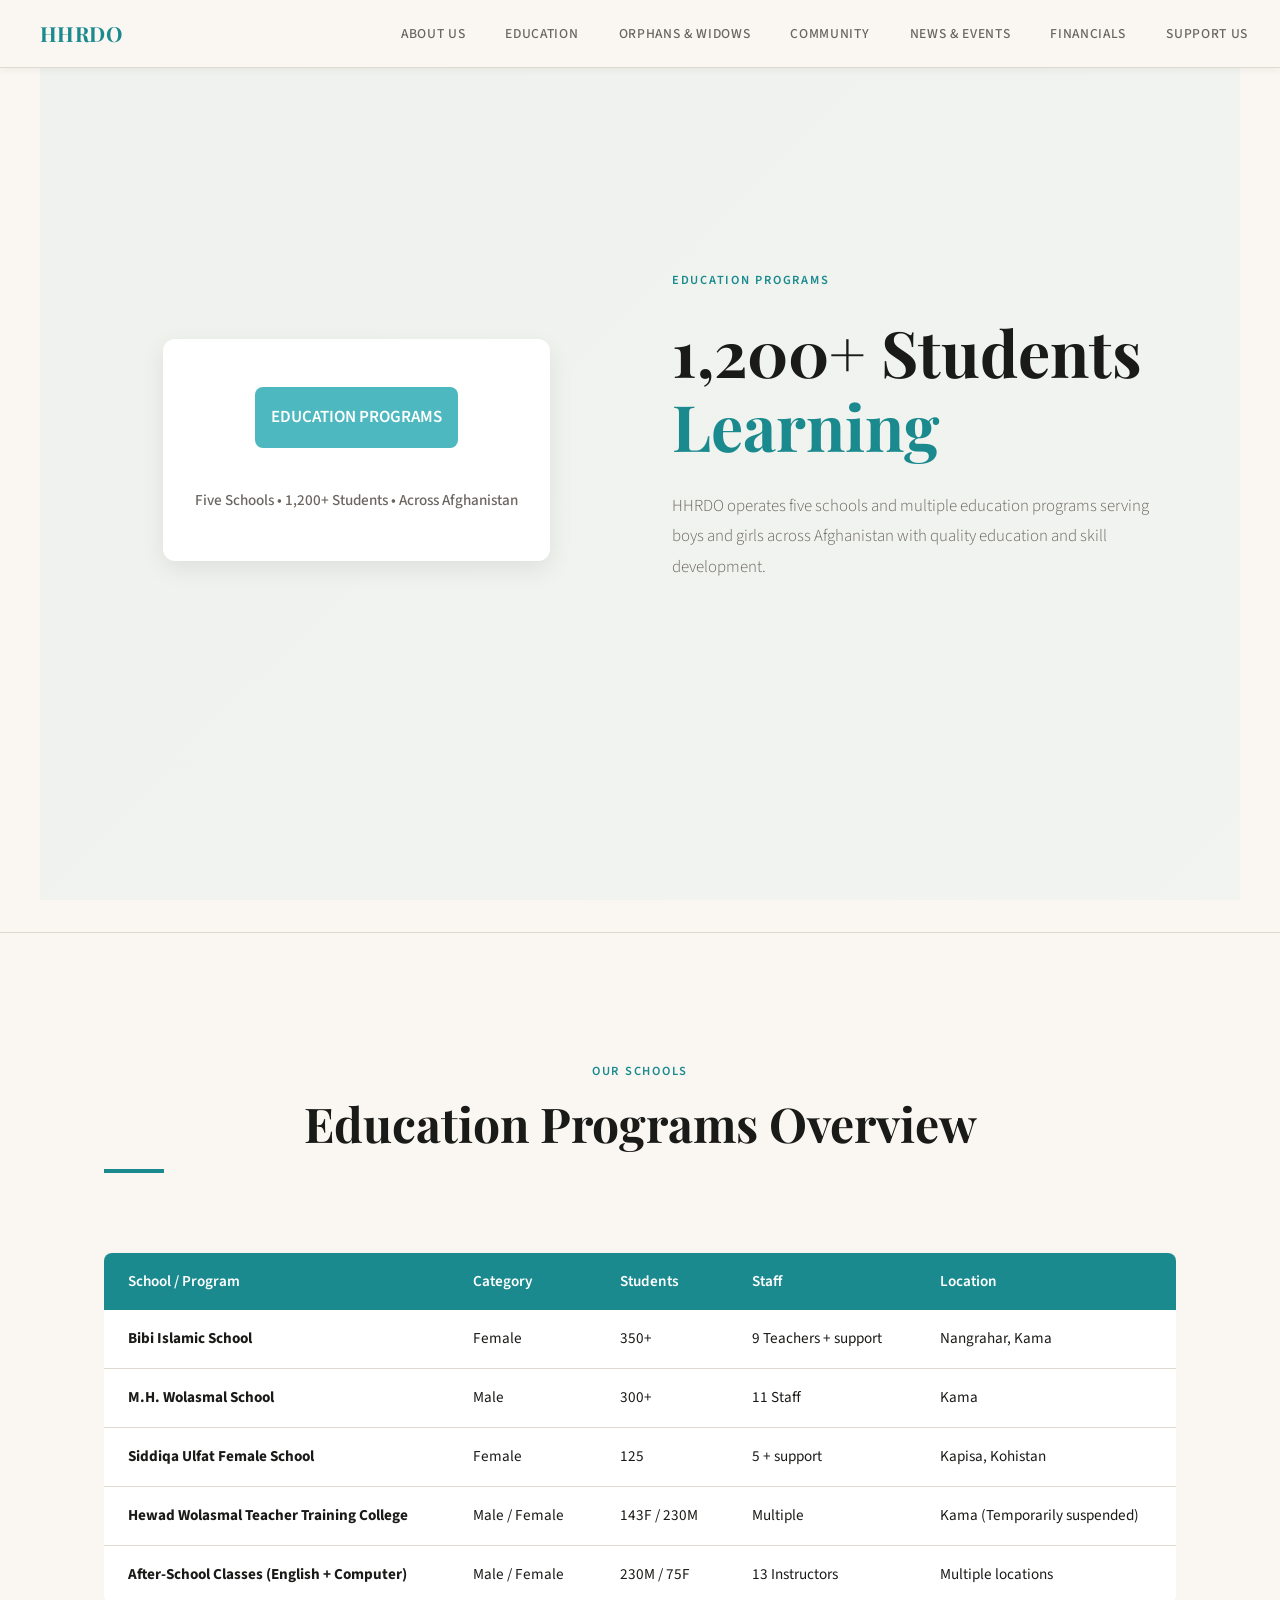
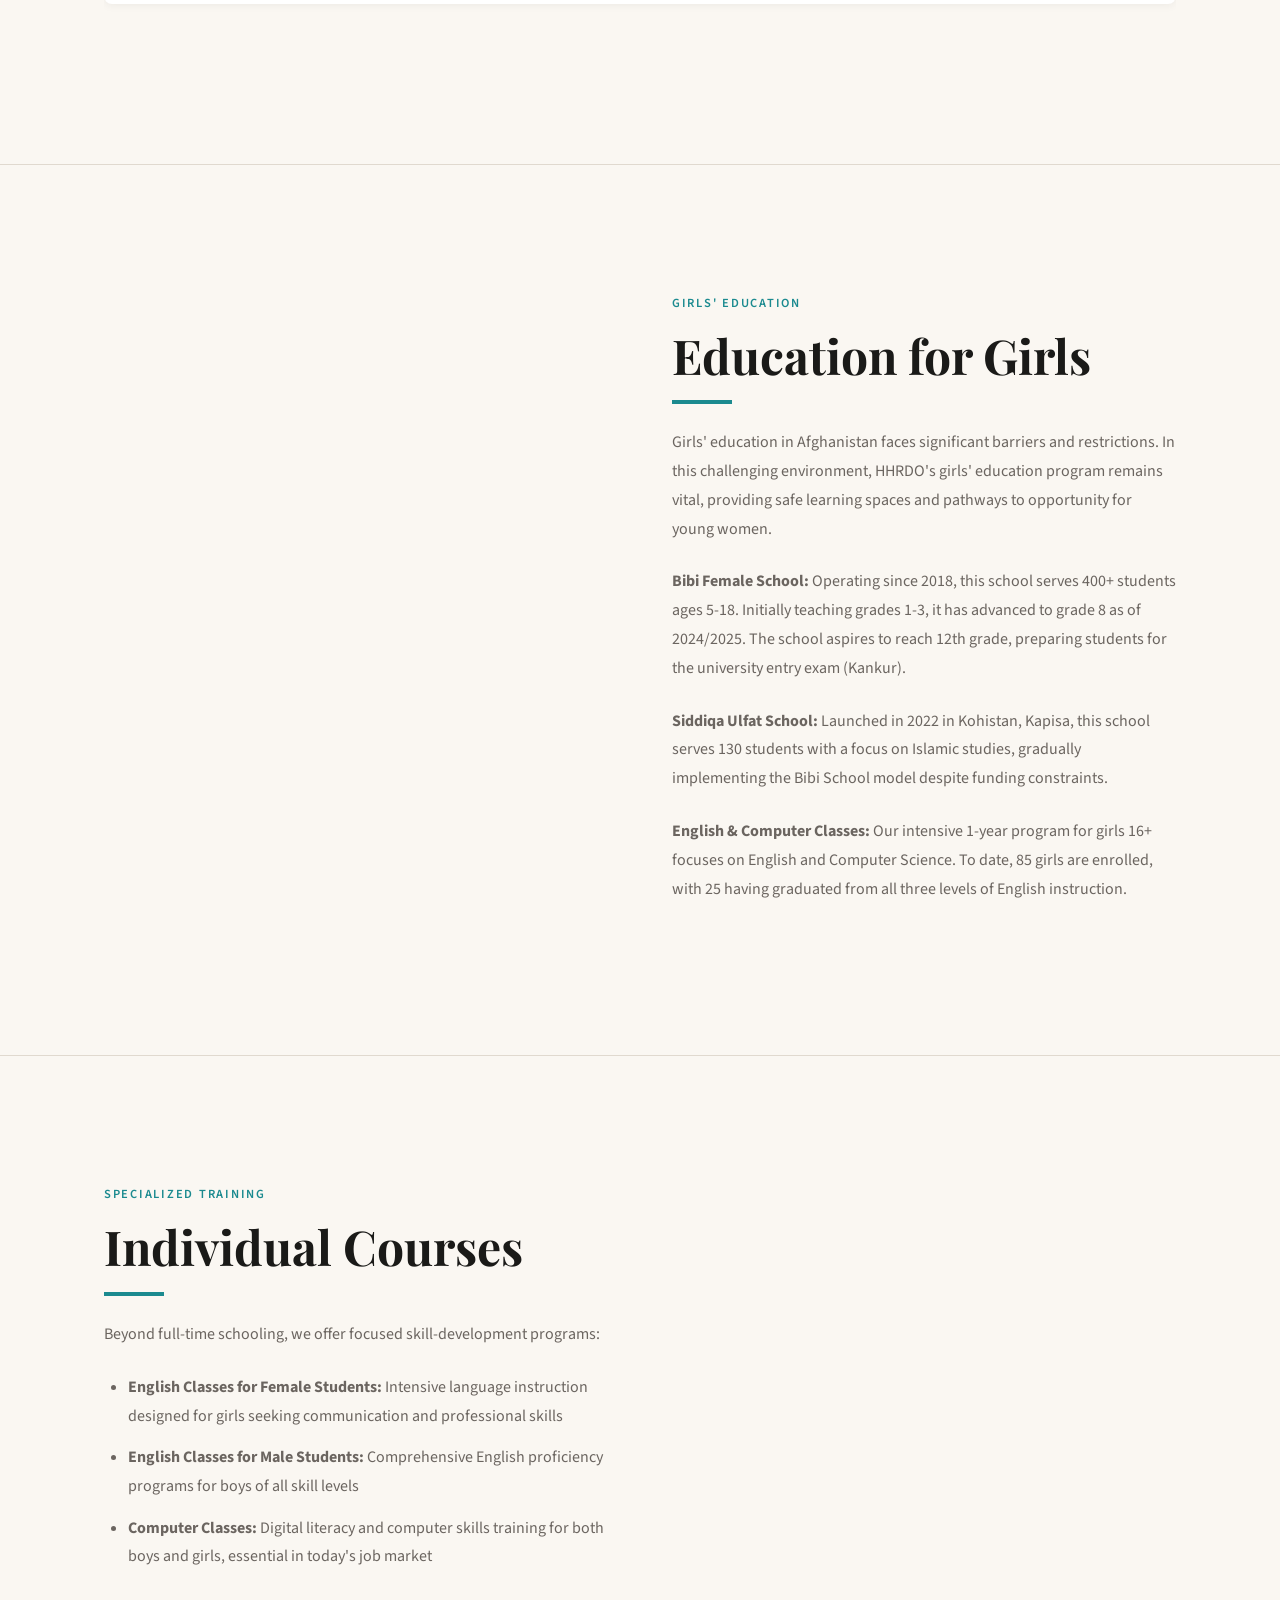
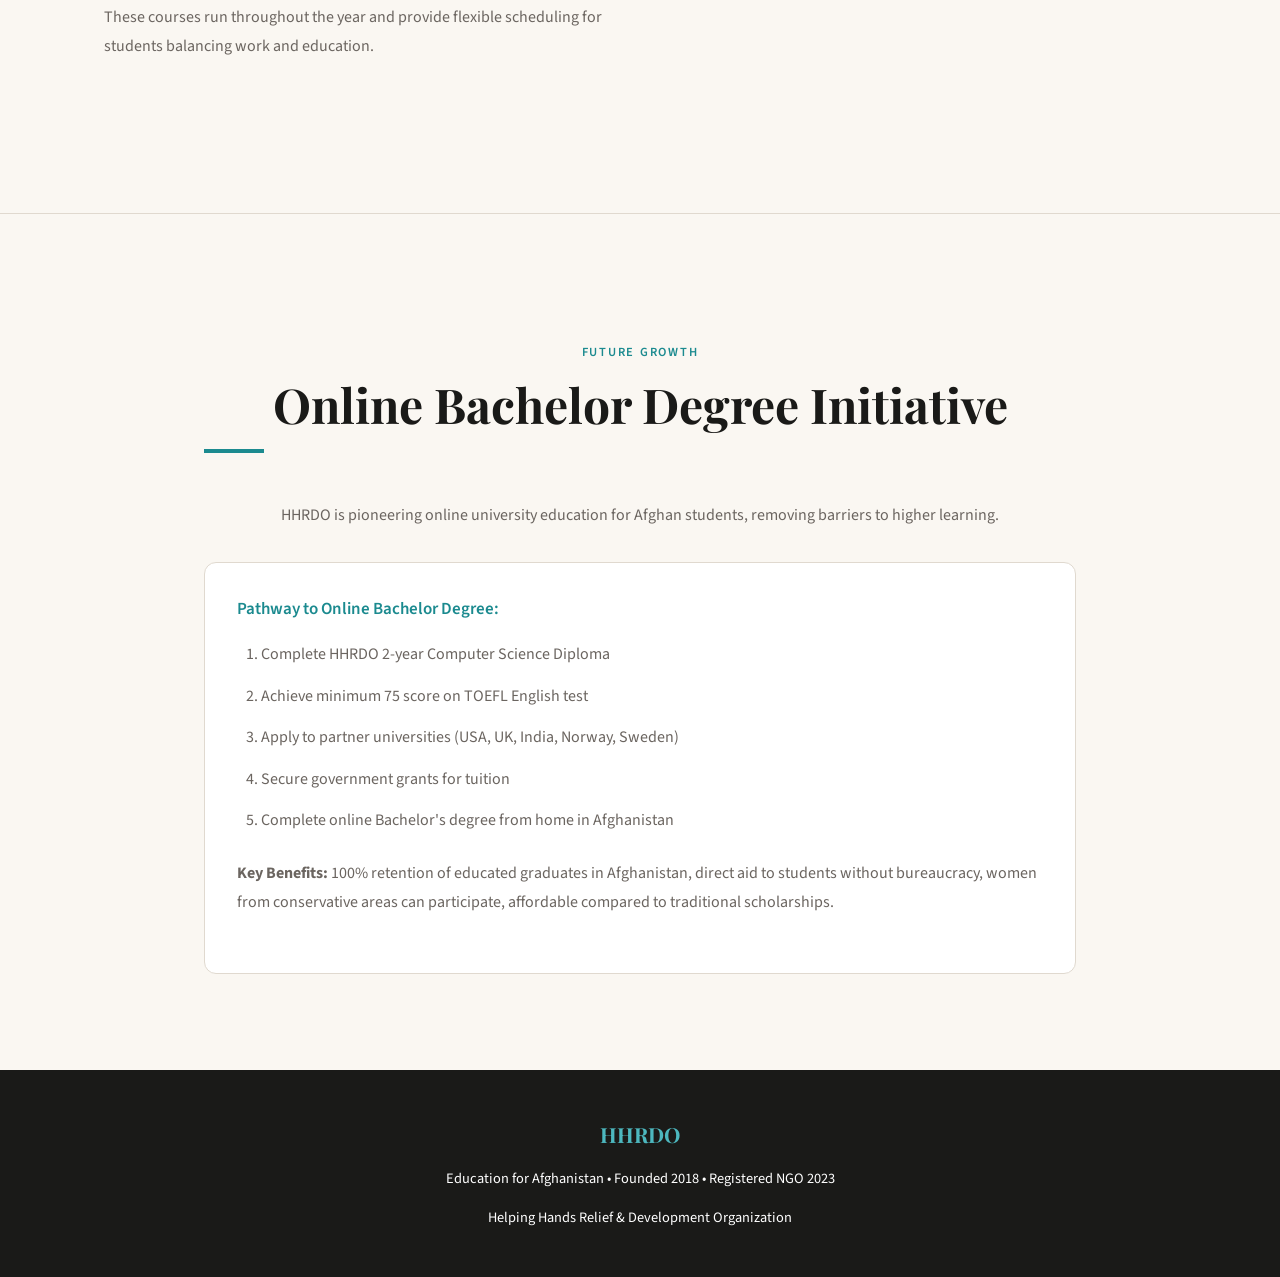
<file: education.html>
<!DOCTYPE html>
<html lang="en">
<head>
  <meta charset="UTF-8">
  <meta name="viewport" content="width=device-width, initial-scale=1.0">
  <title>Education - HHRDO</title>
  <link rel="preconnect" href="https://fonts.googleapis.com">
  <link href="https://fonts.googleapis.com/css2?family=Playfair+Display:wght@400;600;700&family=Source+Sans+3:wght@300;400;500;600&display=swap" rel="stylesheet">
  <link rel="stylesheet" href="css/style.css">
</head>
<body>

  <!-- NAVIGATION -->
  <nav>
    <a href="index.html" class="nav-logo">
      <div class="nav-logo-wrapper">
        <img src="logo.svg" alt="HHRDO Logo">
      </div>
      <span>HHRDO</span>
    </a>
    <ul class="nav-menu">
      <li><a href="about.html">About Us</a></li>
      <li><a href="education.html">Education</a></li>
      <li><a href="orphans.html">Orphans & Widows</a></li>
      <li><a href="community.html">Community</a></li>
      <li><a href="news.html">News & Events</a></li>
      <li><a href="financials.html">Financials</a></li>
      <li><a href="support.html">Support Us</a></li>
    </ul>
    <button class="hamburger">
      <span></span>
      <span></span>
      <span></span>
    </button>
  </nav>

  <!-- HERO -->
  <section class="hero" style="padding-top: 80px;">
    <div class="hero-text">
      <p class="hero-eyebrow">Education Programs</p>
      <h1 class="hero-title">1,200+ Students <span>Learning</span></h1>
      <p class="hero-desc">HHRDO operates five schools and multiple education programs serving boys and girls across Afghanistan with quality education and skill development.</p>
    </div>
    <div class="hero-image">
      <div class="hero-placeholder">
        <div style="background: var(--light-teal); color: white; padding: 1rem; border-radius: 8px; margin-bottom: 1rem; font-weight: 600;">EDUCATION PROGRAMS</div>
        <p>Five Schools • 1,200+ Students • Across Afghanistan</p>
      </div>
    </div>
  </section>

  <hr class="divider">

  <!-- SCHOOLS OVERVIEW -->
  <section style="display: block; padding: 6rem 4rem; max-width: 1200px; margin: 0 auto;">
    <div style="text-align: center; margin-bottom: 3rem;">
      <p class="section-label text-center">Our Schools</p>
      <h2 class="section-title text-center">Education Programs Overview</h2>
    </div>
    <div style="overflow-x: auto;">
      <table>
        <thead>
          <tr>
            <th>School / Program</th>
            <th>Category</th>
            <th>Students</th>
            <th>Staff</th>
            <th>Location</th>
          </tr>
        </thead>
        <tbody>
          <tr>
            <td><strong>Bibi Islamic School</strong></td>
            <td>Female</td>
            <td>350+</td>
            <td>9 Teachers + support</td>
            <td>Nangrahar, Kama</td>
          </tr>
          <tr>
            <td><strong>M.H. Wolasmal School</strong></td>
            <td>Male</td>
            <td>300+</td>
            <td>11 Staff</td>
            <td>Kama</td>
          </tr>
          <tr>
            <td><strong>Siddiqa Ulfat Female School</strong></td>
            <td>Female</td>
            <td>125</td>
            <td>5 + support</td>
            <td>Kapisa, Kohistan</td>
          </tr>
          <tr>
            <td><strong>Hewad Wolasmal Teacher Training College</strong></td>
            <td>Male / Female</td>
            <td>143F / 230M</td>
            <td>Multiple</td>
            <td>Kama (Temporarily suspended)</td>
          </tr>
          <tr>
            <td><strong>After-School Classes (English + Computer)</strong></td>
            <td>Male / Female</td>
            <td>230M / 75F</td>
            <td>13 Instructors</td>
            <td>Multiple locations</td>
          </tr>
        </tbody>
      </table>
    </div>
  </section>

  <hr class="divider">

  <!-- FEMALE EDUCATION -->
  <section>
    <div>
      <p class="section-label">Girls' Education</p>
      <h2 class="section-title">Education for Girls</h2>
      <p class="section-body">
        Girls' education in Afghanistan faces significant barriers and restrictions. In this challenging environment, HHRDO's girls' education program remains vital, providing safe learning spaces and pathways to opportunity for young women.
      </p>
      <p class="section-body">
        <strong>Bibi Female School:</strong> Operating since 2018, this school serves 400+ students ages 5-18. Initially teaching grades 1-3, it has advanced to grade 8 as of 2024/2025. The school aspires to reach 12th grade, preparing students for the university entry exam (Kankur).
      </p>
      <p class="section-body">
        <strong>Siddiqa Ulfat School:</strong> Launched in 2022 in Kohistan, Kapisa, this school serves 130 students with a focus on Islamic studies, gradually implementing the Bibi School model despite funding constraints.
      </p>
      <p class="section-body">
        <strong>English & Computer Classes:</strong> Our intensive 1-year program for girls 16+ focuses on English and Computer Science. To date, 85 girls are enrolled, with 25 having graduated from all three levels of English instruction.
      </p>
    </div>
    <div></div>
  </section>

  <hr class="divider">

  <!-- INDIVIDUAL COURSES -->
  <section>
    <div></div>
    <div>
      <p class="section-label">Specialized Training</p>
      <h2 class="section-title">Individual Courses</h2>
      <p class="section-body">
        Beyond full-time schooling, we offer focused skill-development programs:
      </p>
      <ul class="section-body">
        <li><strong>English Classes for Female Students:</strong> Intensive language instruction designed for girls seeking communication and professional skills</li>
        <li><strong>English Classes for Male Students:</strong> Comprehensive English proficiency programs for boys of all skill levels</li>
        <li><strong>Computer Classes:</strong> Digital literacy and computer skills training for both boys and girls, essential in today's job market</li>
      </ul>
      <p class="section-body" style="margin-top: 2rem;">
        These courses run throughout the year and provide flexible scheduling for students balancing work and education.
      </p>
    </div>
  </section>

  <hr class="divider">

  <!-- ONLINE STUDIES INITIATIVE -->
  <section style="display: block; padding: 6rem 4rem; max-width: 1000px; margin: 0 auto;">
    <div style="text-align: center; margin-bottom: 3rem;">
      <p class="section-label text-center">Future Growth</p>
      <h2 class="section-title text-center">Online Bachelor Degree Initiative</h2>
    </div>
    <p class="section-body text-center" style="margin-bottom: 2rem;">
      HHRDO is pioneering online university education for Afghan students, removing barriers to higher learning.
    </p>
    <div style="background: white; padding: 2rem; border-radius: 12px; border: 1px solid var(--line);">
      <p style="font-weight: 600; color: var(--teal); margin-bottom: 1rem;">Pathway to Online Bachelor Degree:</p>
      <ol class="section-body">
        <li>Complete HHRDO 2-year Computer Science Diploma</li>
        <li>Achieve minimum 75 score on TOEFL English test</li>
        <li>Apply to partner universities (USA, UK, India, Norway, Sweden)</li>
        <li>Secure government grants for tuition</li>
        <li>Complete online Bachelor's degree from home in Afghanistan</li>
      </ol>
      <p class="section-body" style="margin-top: 1.5rem;">
        <strong>Key Benefits:</strong> 100% retention of educated graduates in Afghanistan, direct aid to students without bureaucracy, women from conservative areas can participate, affordable compared to traditional scholarships.
      </p>
    </div>
  </section>

  <!-- FOOTER -->
  <footer>
    <span class="footer-logo">HHRDO</span>
    <span>Education for Afghanistan • Founded 2018 • Registered NGO 2023</span>
    <span>Helping Hands Relief & Development Organization</span>
  </footer>

  <script src="js/main.js"></script>

</body>
</html>
</file>
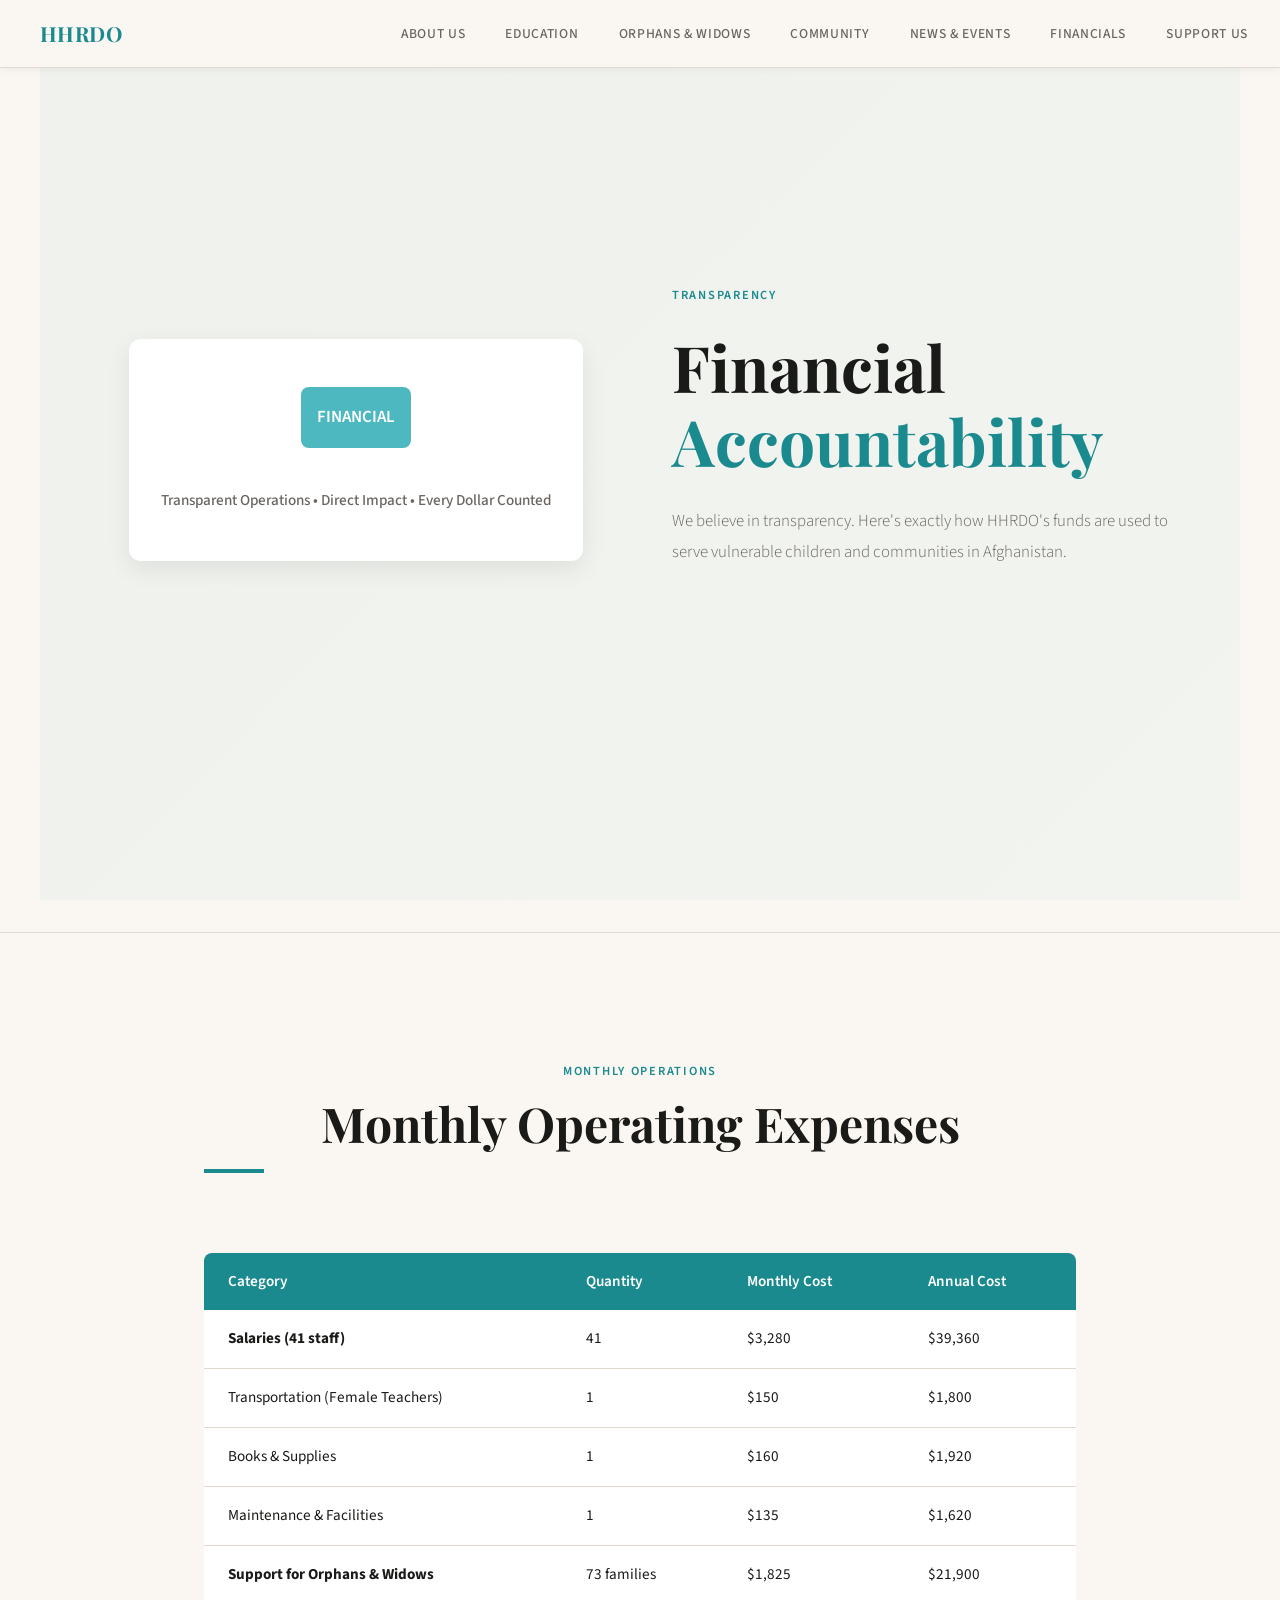
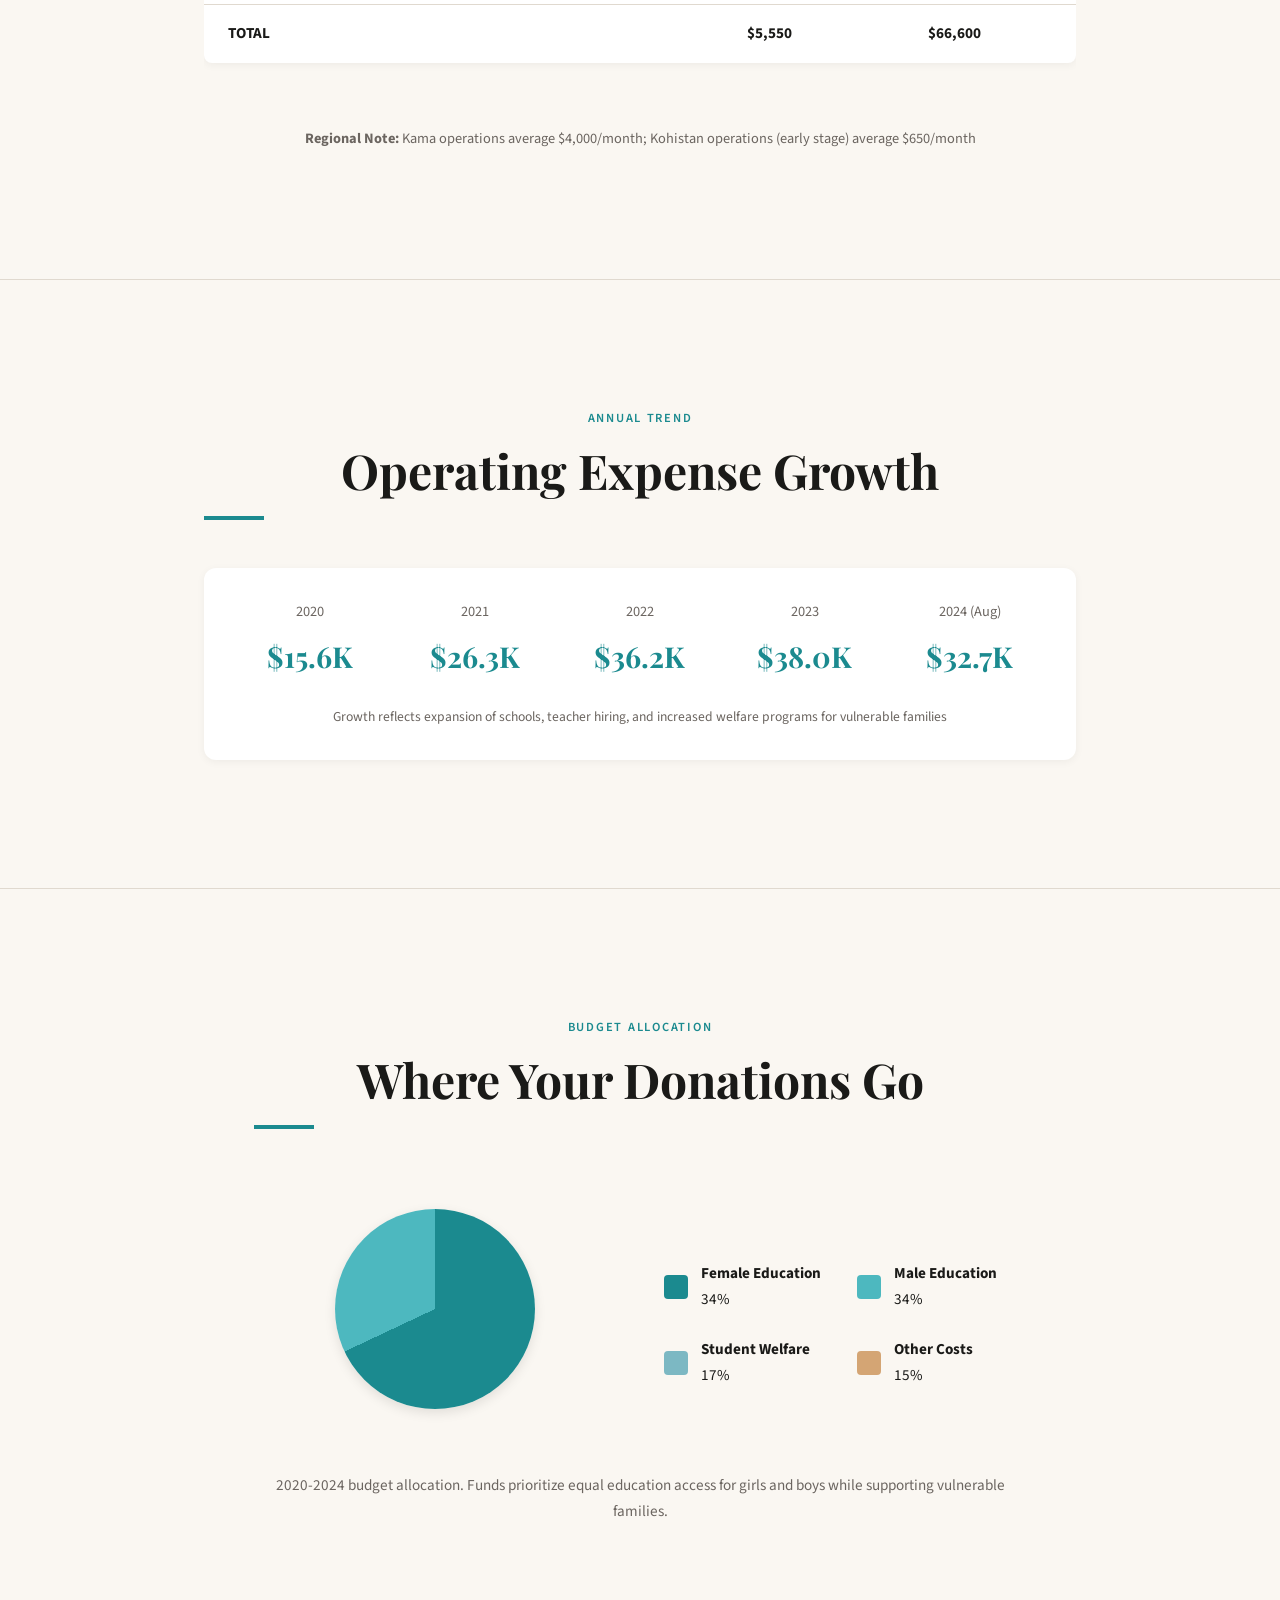
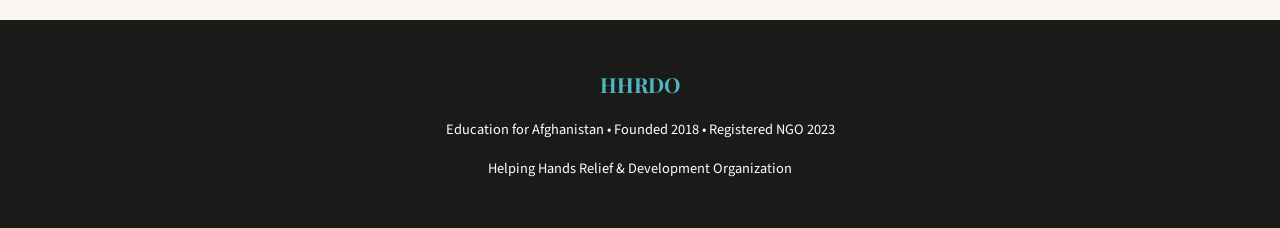
<file: financials.html>
<!DOCTYPE html>
<html lang="en">
<head>
  <meta charset="UTF-8">
  <meta name="viewport" content="width=device-width, initial-scale=1.0">
  <title>Financials - HHRDO</title>
  <link rel="preconnect" href="https://fonts.googleapis.com">
  <link href="https://fonts.googleapis.com/css2?family=Playfair+Display:wght@400;600;700&family=Source+Sans+3:wght@300;400;500;600&display=swap" rel="stylesheet">
  <link rel="stylesheet" href="css/style.css">
</head>
<body>

  <!-- NAVIGATION -->
  <nav>
    <a href="index.html" class="nav-logo">
      <div class="nav-logo-wrapper">
        <img src="logo.svg" alt="HHRDO Logo">
      </div>
      <span>HHRDO</span>
    </a>
    <ul class="nav-menu">
      <li><a href="about.html">About Us</a></li>
      <li><a href="education.html">Education</a></li>
      <li><a href="orphans.html">Orphans & Widows</a></li>
      <li><a href="community.html">Community</a></li>
      <li><a href="news.html">News & Events</a></li>
      <li><a href="financials.html">Financials</a></li>
      <li><a href="support.html">Support Us</a></li>
    </ul>
    <button class="hamburger">
      <span></span>
      <span></span>
      <span></span>
    </button>
  </nav>

  <!-- HERO -->
  <section class="hero" style="padding-top: 80px;">
    <div class="hero-text">
      <p class="hero-eyebrow">Transparency</p>
      <h1 class="hero-title">Financial <span>Accountability</span></h1>
      <p class="hero-desc">We believe in transparency. Here's exactly how HHRDO's funds are used to serve vulnerable children and communities in Afghanistan.</p>
    </div>
    <div class="hero-image">
      <div class="hero-placeholder">
        <div style="background: var(--light-teal); color: white; padding: 1rem; border-radius: 8px; margin-bottom: 1rem; font-weight: 600;">FINANCIAL</div>
        <p>Transparent Operations • Direct Impact • Every Dollar Counted</p>
      </div>
    </div>
  </section>

  <hr class="divider">

  <!-- MONTHLY OPEX -->
  <section style="display: block; padding: 6rem 4rem; max-width: 1000px; margin: 0 auto;">
    <div style="text-align: center; margin-bottom: 3rem;">
      <p class="section-label text-center">Monthly Operations</p>
      <h2 class="section-title text-center">Monthly Operating Expenses</h2>
    </div>
    <div style="overflow-x: auto;">
      <table>
        <thead>
          <tr>
            <th>Category</th>
            <th>Quantity</th>
            <th>Monthly Cost</th>
            <th>Annual Cost</th>
          </tr>
        </thead>
        <tbody>
          <tr>
            <td><strong>Salaries (41 staff)</strong></td>
            <td>41</td>
            <td>$3,280</td>
            <td>$39,360</td>
          </tr>
          <tr>
            <td>Transportation (Female Teachers)</td>
            <td>1</td>
            <td>$150</td>
            <td>$1,800</td>
          </tr>
          <tr>
            <td>Books & Supplies</td>
            <td>1</td>
            <td>$160</td>
            <td>$1,920</td>
          </tr>
          <tr>
            <td>Maintenance & Facilities</td>
            <td>1</td>
            <td>$135</td>
            <td>$1,620</td>
          </tr>
          <tr>
            <td><strong>Support for Orphans & Widows</strong></td>
            <td>73 families</td>
            <td>$1,825</td>
            <td>$21,900</td>
          </tr>
          <tr>
            <td colspan="2"><strong>TOTAL</strong></td>
            <td><strong>$5,550</strong></td>
            <td><strong>$66,600</strong></td>
          </tr>
        </tbody>
      </table>
    </div>
    <p style="text-align: center; margin-top: 2rem; color: var(--muted); font-size: 0.9rem;">
      <strong>Regional Note:</strong> Kama operations average $4,000/month; Kohistan operations (early stage) average $650/month
    </p>
  </section>

  <hr class="divider">

  <!-- ANNUAL GROWTH -->
  <section style="display: block; padding: 6rem 4rem; max-width: 1000px; margin: 0 auto;">
    <div style="text-align: center; margin-bottom: 3rem;">
      <p class="section-label text-center">Annual Trend</p>
      <h2 class="section-title text-center">Operating Expense Growth</h2>
    </div>
    <div style="background: white; padding: 2rem; border-radius: 12px; box-shadow: 0 2px 8px rgba(0,0,0,0.05);">
      <div style="display: grid; grid-template-columns: repeat(5, 1fr); gap: 1rem; text-align: center;">
        <div>
          <div style="font-size: 0.9rem; color: var(--muted); margin-bottom: 0.5rem;">2020</div>
          <div style="font-size: 1.8rem; font-weight: 700; color: var(--teal); font-family: 'Playfair Display';">$15.6K</div>
        </div>
        <div>
          <div style="font-size: 0.9rem; color: var(--muted); margin-bottom: 0.5rem;">2021</div>
          <div style="font-size: 1.8rem; font-weight: 700; color: var(--teal); font-family: 'Playfair Display';">$26.3K</div>
        </div>
        <div>
          <div style="font-size: 0.9rem; color: var(--muted); margin-bottom: 0.5rem;">2022</div>
          <div style="font-size: 1.8rem; font-weight: 700; color: var(--teal); font-family: 'Playfair Display';">$36.2K</div>
        </div>
        <div>
          <div style="font-size: 0.9rem; color: var(--muted); margin-bottom: 0.5rem;">2023</div>
          <div style="font-size: 1.8rem; font-weight: 700; color: var(--teal); font-family: 'Playfair Display';">$38.0K</div>
        </div>
        <div>
          <div style="font-size: 0.9rem; color: var(--muted); margin-bottom: 0.5rem;">2024 (Aug)</div>
          <div style="font-size: 1.8rem; font-weight: 700; color: var(--teal); font-family: 'Playfair Display';">$32.7K</div>
        </div>
      </div>
      <p style="text-align: center; margin-top: 1.5rem; color: var(--muted); font-size: 0.85rem;">
        Growth reflects expansion of schools, teacher hiring, and increased welfare programs for vulnerable families
      </p>
    </div>
  </section>

  <hr class="divider">

  <!-- COST ALLOCATION -->
  <section style="display: block; padding: 6rem 4rem; max-width: 900px; margin: 0 auto;">
    <div style="text-align: center; margin-bottom: 3rem;">
      <p class="section-label text-center">Budget Allocation</p>
      <h2 class="section-title text-center">Where Your Donations Go</h2>
    </div>
    <div style="display: grid; grid-template-columns: 1fr 1fr; gap: 3rem; align-items: center;">
      <div>
        <div class="pie-chart"></div>
      </div>
      <div class="chart-legend">
        <div class="legend-item">
          <div class="legend-color" style="background: var(--teal);"></div>
          <div style="font-size: 0.95rem;"><strong>Female Education</strong><br>34%</div>
        </div>
        <div class="legend-item">
          <div class="legend-color" style="background: var(--light-teal);"></div>
          <div style="font-size: 0.95rem;"><strong>Male Education</strong><br>34%</div>
        </div>
        <div class="legend-item">
          <div class="legend-color" style="background: #7cb8c3;"></div>
          <div style="font-size: 0.95rem;"><strong>Student Welfare</strong><br>17%</div>
        </div>
        <div class="legend-item">
          <div class="legend-color" style="background: #d4a574;"></div>
          <div style="font-size: 0.95rem;"><strong>Other Costs</strong><br>15%</div>
        </div>
      </div>
    </div>
    <p style="text-align: center; margin-top: 2rem; color: var(--muted); font-size: 0.95rem;">
      2020-2024 budget allocation. Funds prioritize equal education access for girls and boys while supporting vulnerable families.
    </p>
  </section>

  <!-- FOOTER -->
  <footer>
    <span class="footer-logo">HHRDO</span>
    <span>Education for Afghanistan • Founded 2018 • Registered NGO 2023</span>
    <span>Helping Hands Relief & Development Organization</span>
  </footer>

  <script src="js/main.js"></script>

</body>
</html>
</file>
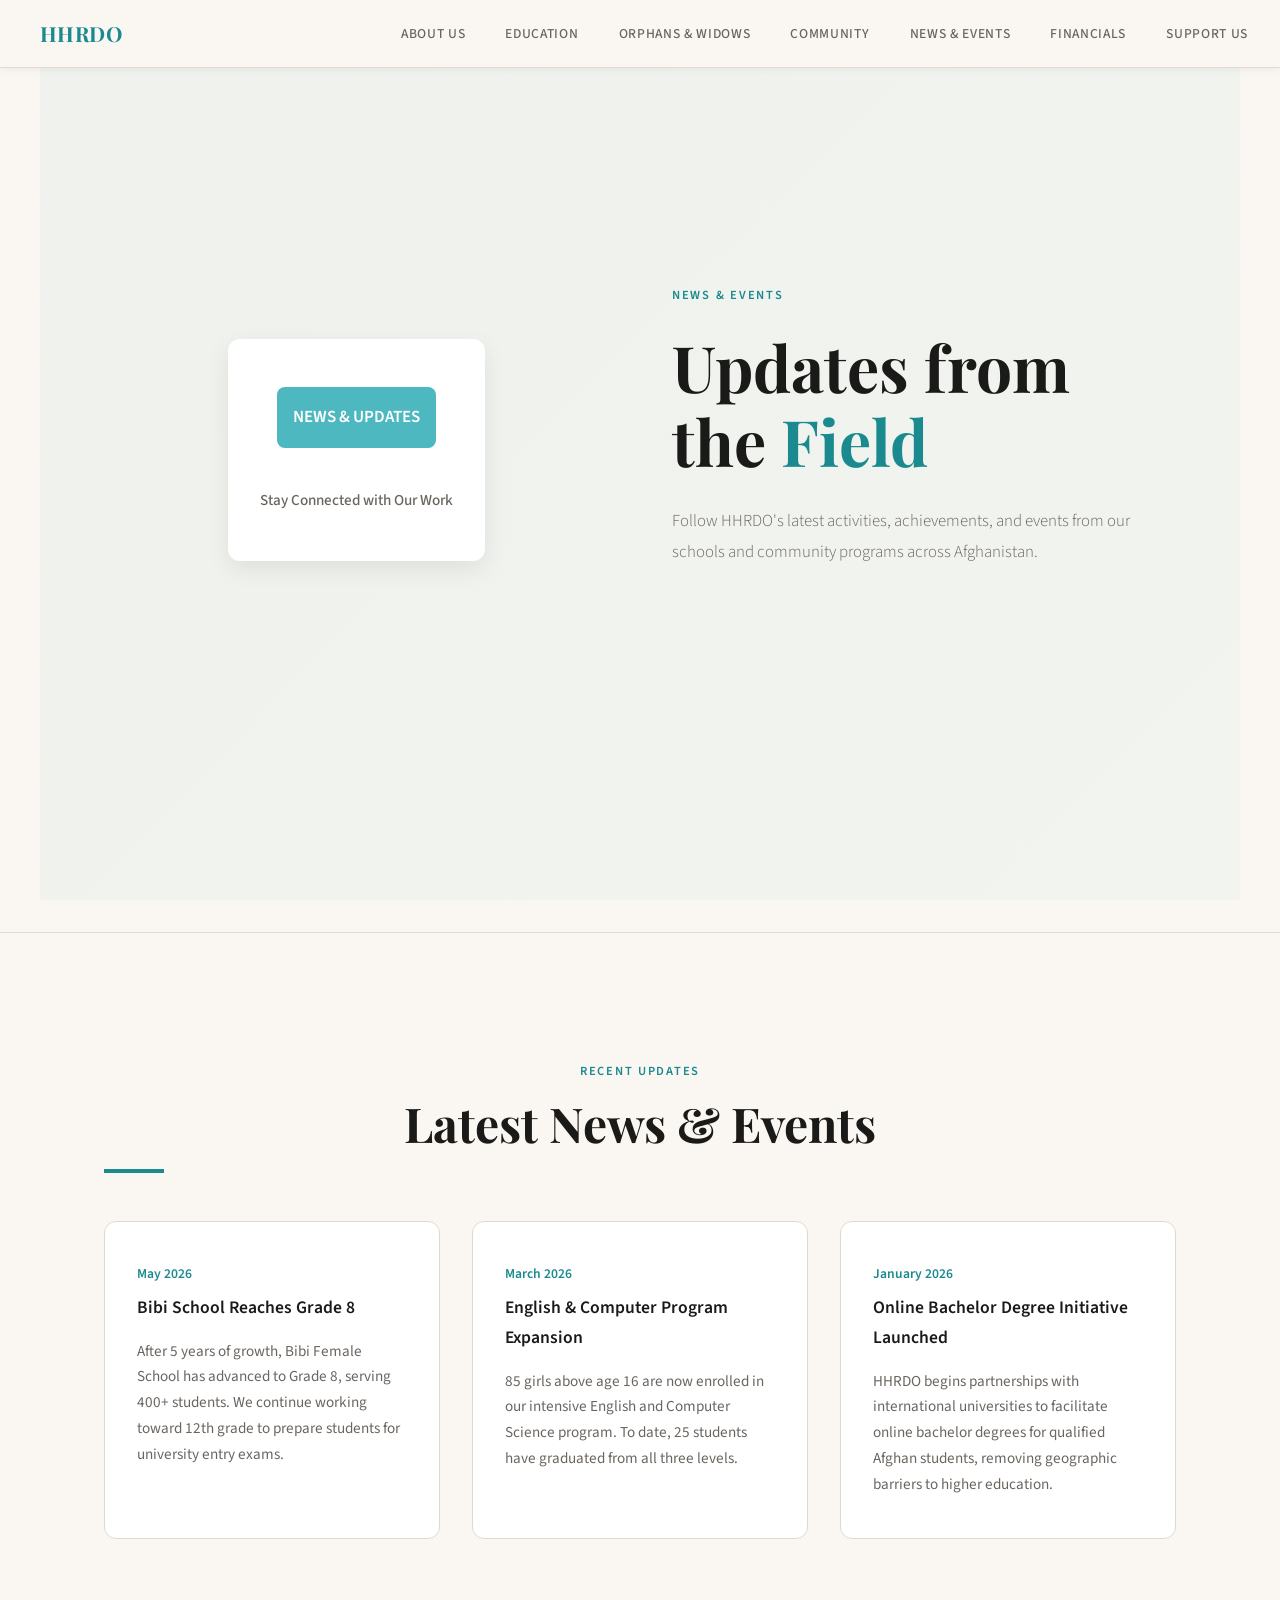
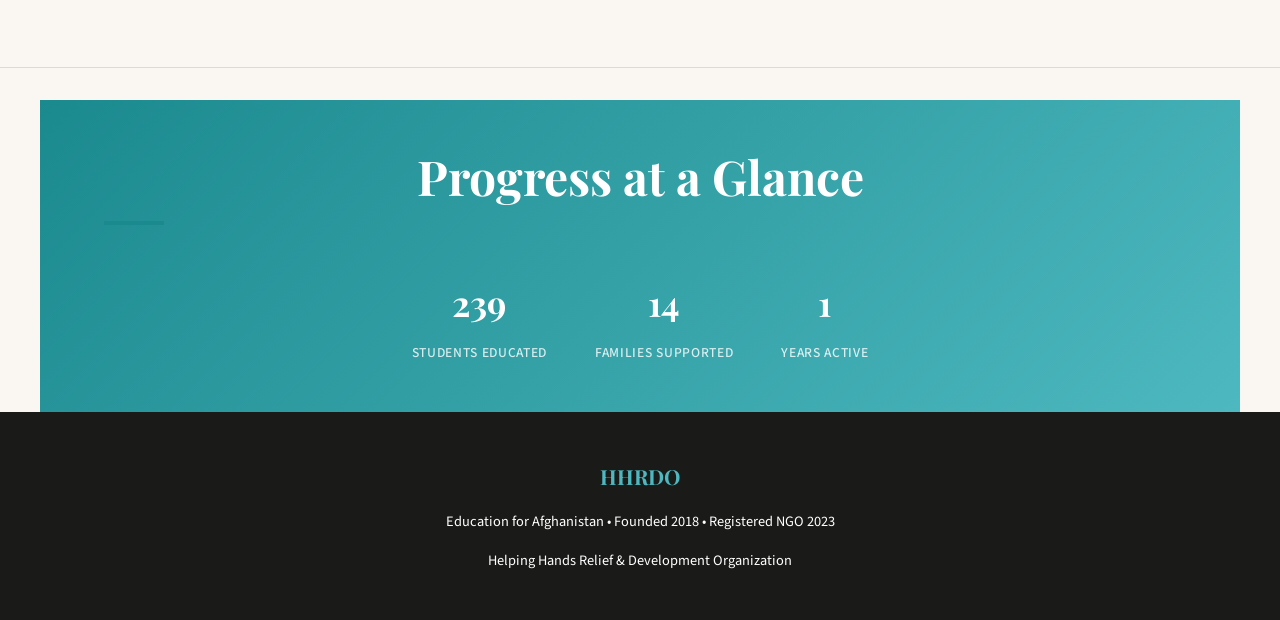
<file: news.html>
<!DOCTYPE html>
<html lang="en">
<head>
  <meta charset="UTF-8">
  <meta name="viewport" content="width=device-width, initial-scale=1.0">
  <title>News & Events - HHRDO</title>
  <link rel="preconnect" href="https://fonts.googleapis.com">
  <link href="https://fonts.googleapis.com/css2?family=Playfair+Display:wght@400;600;700&family=Source+Sans+3:wght@300;400;500;600&display=swap" rel="stylesheet">
  <link rel="stylesheet" href="css/style.css">
</head>
<body>

  <!-- NAVIGATION -->
  <nav>
    <a href="index.html" class="nav-logo">
      <div class="nav-logo-wrapper">
        <img src="logo.svg" alt="HHRDO Logo">
      </div>
      <span>HHRDO</span>
    </a>
    <ul class="nav-menu">
      <li><a href="about.html">About Us</a></li>
      <li><a href="education.html">Education</a></li>
      <li><a href="orphans.html">Orphans & Widows</a></li>
      <li><a href="community.html">Community</a></li>
      <li><a href="news.html">News & Events</a></li>
      <li><a href="financials.html">Financials</a></li>
      <li><a href="support.html">Support Us</a></li>
    </ul>
    <button class="hamburger">
      <span></span>
      <span></span>
      <span></span>
    </button>
  </nav>

  <!-- HERO -->
  <section class="hero" style="padding-top: 80px;">
    <div class="hero-text">
      <p class="hero-eyebrow">News & Events</p>
      <h1 class="hero-title">Updates from the <span>Field</span></h1>
      <p class="hero-desc">Follow HHRDO's latest activities, achievements, and events from our schools and community programs across Afghanistan.</p>
    </div>
    <div class="hero-image">
      <div class="hero-placeholder">
        <div style="background: var(--light-teal); color: white; padding: 1rem; border-radius: 8px; margin-bottom: 1rem; font-weight: 600;">NEWS & UPDATES</div>
        <p>Stay Connected with Our Work</p>
      </div>
    </div>
  </section>

  <hr class="divider">

  <!-- NEWS -->
  <section style="display: block; padding: 6rem 4rem; max-width: 1200px; margin: 0 auto;">
    <div style="text-align: center; margin-bottom: 3rem;">
      <p class="section-label text-center">Recent Updates</p>
      <h2 class="section-title text-center">Latest News & Events</h2>
    </div>
    <div class="impact-grid">
      <div class="impact-card" style="text-align: left;">
        <div style="font-size: 0.85rem; color: var(--teal); font-weight: 600; margin-bottom: 0.5rem;">May 2026</div>
        <div class="impact-title" style="text-align: left; margin-bottom: 1rem;">Bibi School Reaches Grade 8</div>
        <p class="impact-text">
          After 5 years of growth, Bibi Female School has advanced to Grade 8, serving 400+ students. We continue working toward 12th grade to prepare students for university entry exams.
        </p>
      </div>
      <div class="impact-card" style="text-align: left;">
        <div style="font-size: 0.85rem; color: var(--teal); font-weight: 600; margin-bottom: 0.5rem;">March 2026</div>
        <div class="impact-title" style="text-align: left; margin-bottom: 1rem;">English & Computer Program Expansion</div>
        <p class="impact-text">
          85 girls above age 16 are now enrolled in our intensive English and Computer Science program. To date, 25 students have graduated from all three levels.
        </p>
      </div>
      <div class="impact-card" style="text-align: left;">
        <div style="font-size: 0.85rem; color: var(--teal); font-weight: 600; margin-bottom: 0.5rem;">January 2026</div>
        <div class="impact-title" style="text-align: left; margin-bottom: 1rem;">Online Bachelor Degree Initiative Launched</div>
        <p class="impact-text">
          HHRDO begins partnerships with international universities to facilitate online bachelor degrees for qualified Afghan students, removing geographic barriers to higher education.
        </p>
      </div>
    </div>
  </section>

  <hr class="divider">

  <!-- IMPACT COUNTER -->
  <section style="display: block; background: linear-gradient(135deg, #1b8a8f, #4db8bf); color: white; padding: 3rem 4rem; text-align: center;">
    <div style="max-width: 1200px; margin: 0 auto;">
      <h2 class="section-title text-center" style="color: white; margin-bottom: 3rem;">Progress at a Glance</h2>
      <div class="hero-stats" style="justify-content: center; gap: 3rem;">
        <div class="stat-item">
          <span class="stat-num" style="color: white;">1,200+</span>
          <span class="stat-label" style="color: rgba(255,255,255,0.8);">Students Educated</span>
        </div>
        <div class="stat-item">
          <span class="stat-num" style="color: white;">73</span>
          <span class="stat-label" style="color: rgba(255,255,255,0.8);">Families Supported</span>
        </div>
        <div class="stat-item">
          <span class="stat-num" style="color: white;">8</span>
          <span class="stat-label" style="color: rgba(255,255,255,0.8);">Years Active</span>
        </div>
      </div>
    </div>
  </section>

  <!-- FOOTER -->
  <footer>
    <span class="footer-logo">HHRDO</span>
    <span>Education for Afghanistan • Founded 2018 • Registered NGO 2023</span>
    <span>Helping Hands Relief & Development Organization</span>
  </footer>

  <script src="js/main.js"></script>

</body>
</html>
</file>
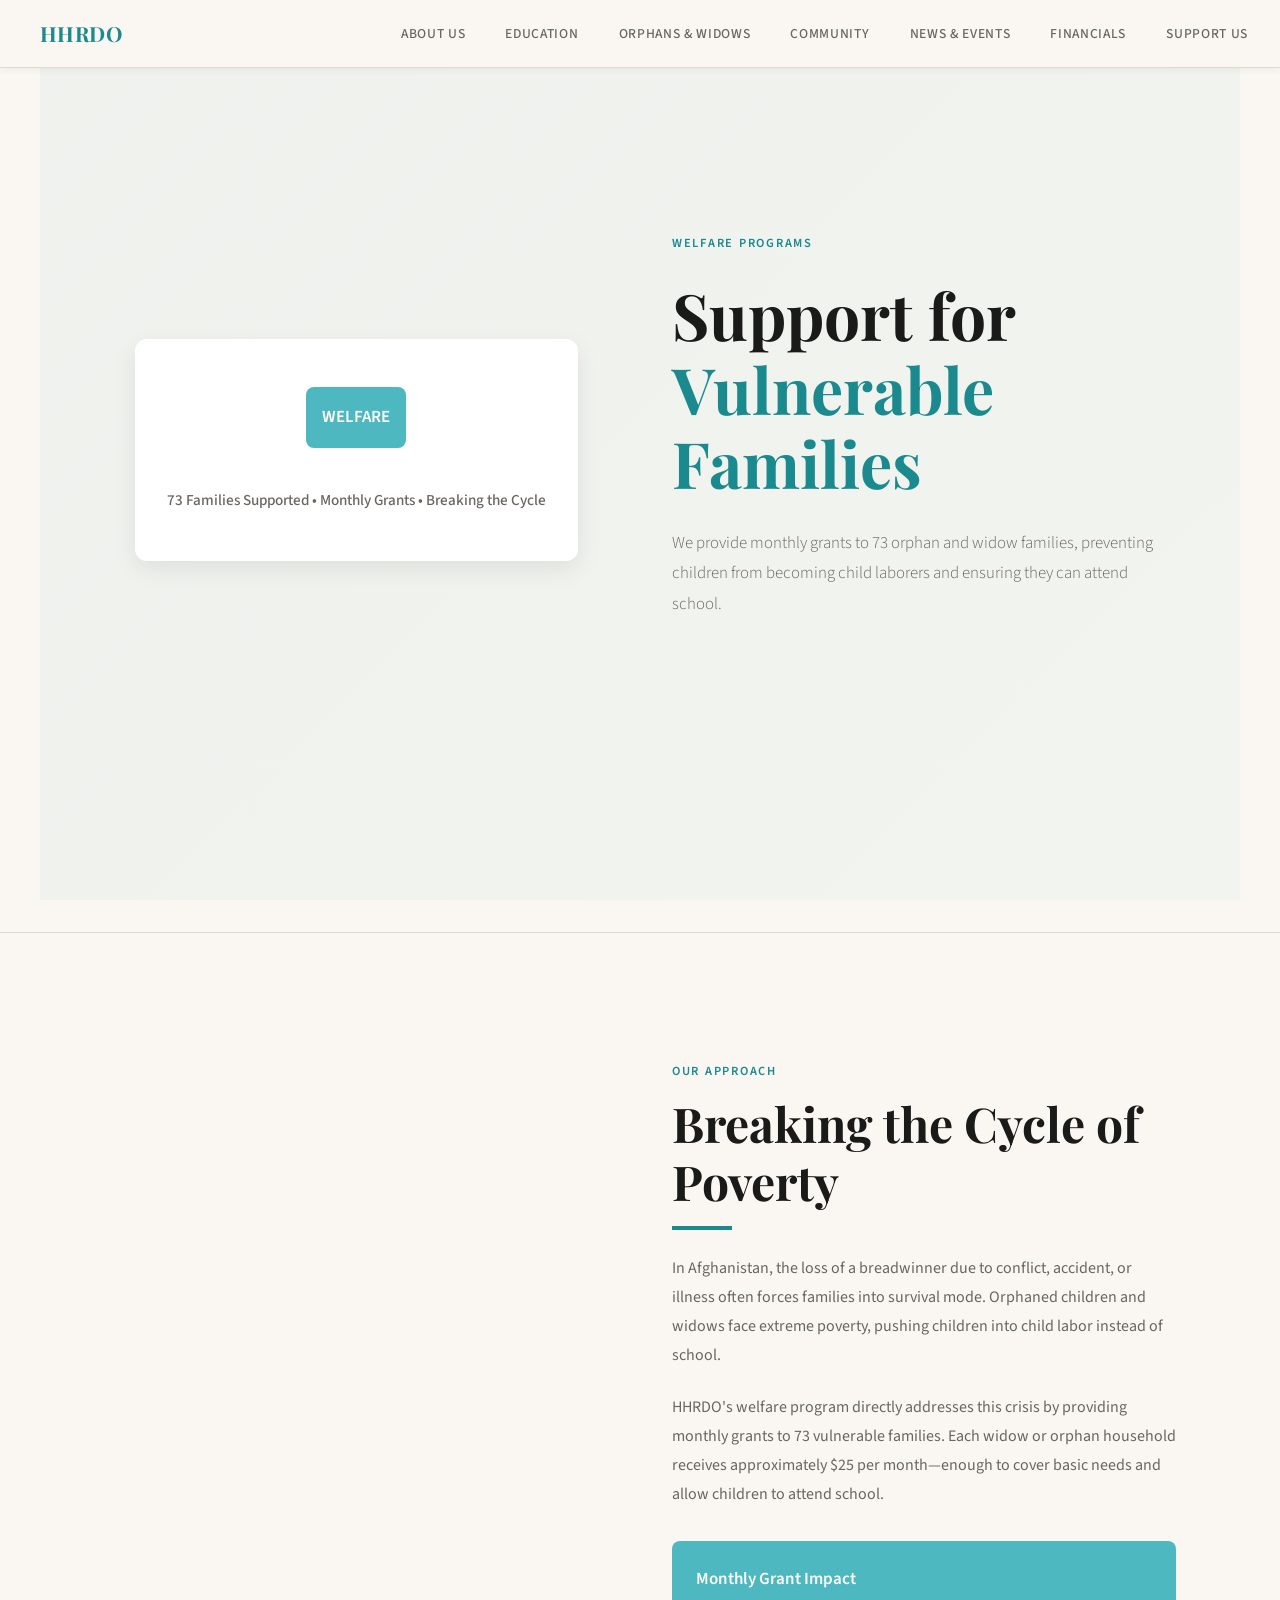
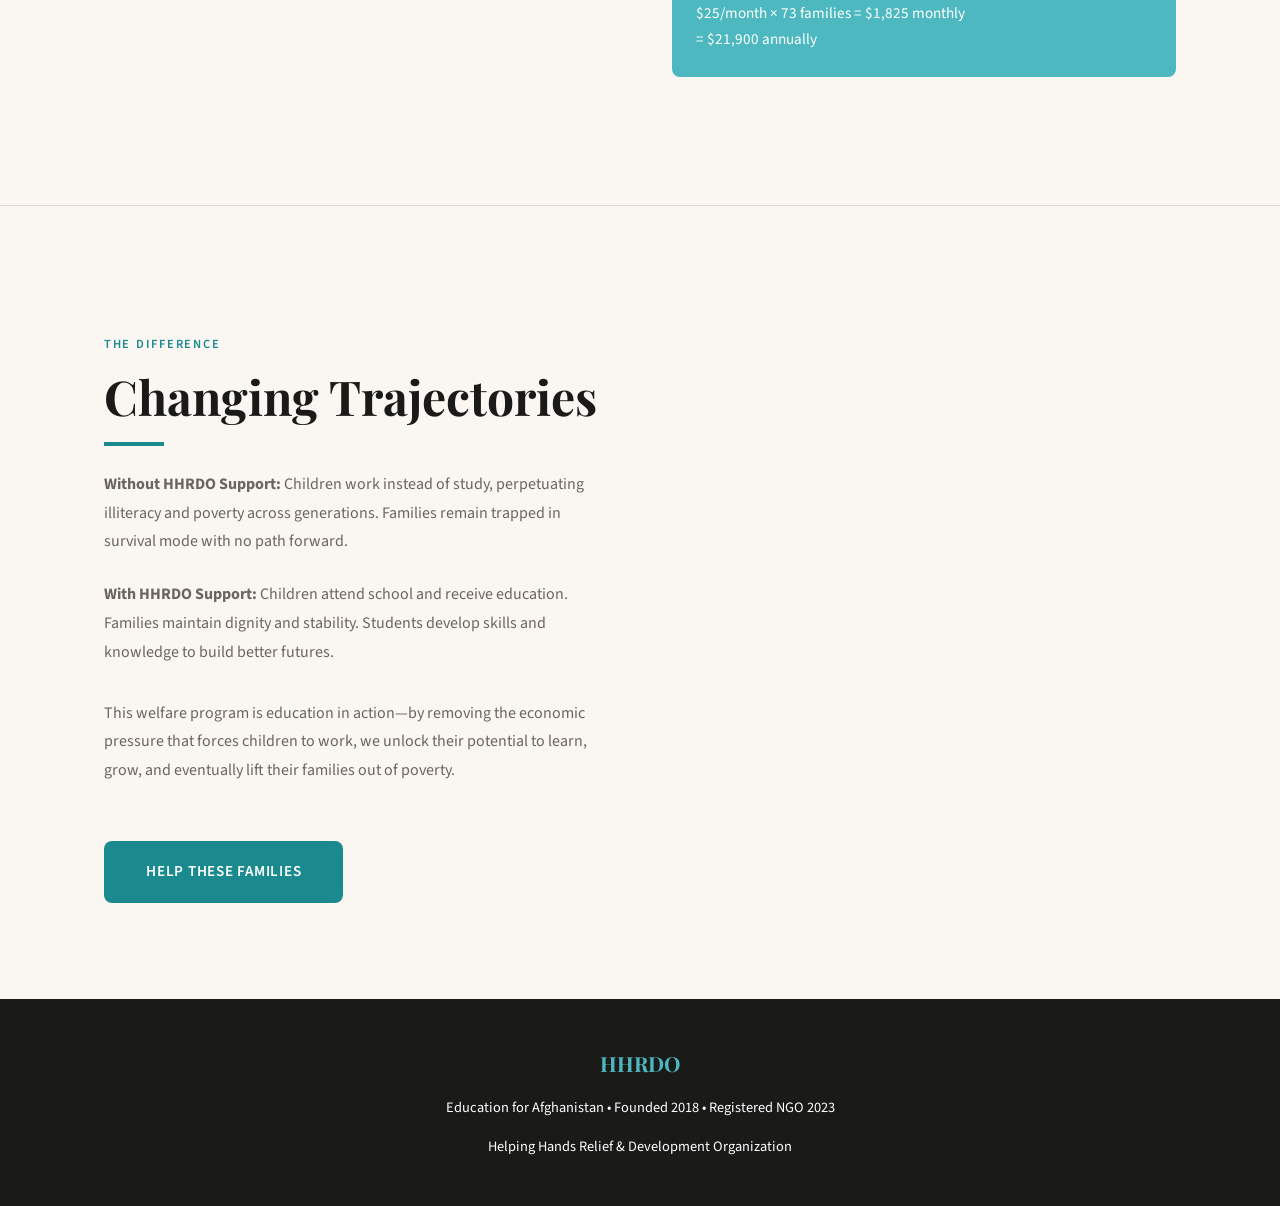
<file: orphans.html>
<!DOCTYPE html>
<html lang="en">
<head>
  <meta charset="UTF-8">
  <meta name="viewport" content="width=device-width, initial-scale=1.0">
  <title>Orphans & Widows - HHRDO</title>
  <link rel="preconnect" href="https://fonts.googleapis.com">
  <link href="https://fonts.googleapis.com/css2?family=Playfair+Display:wght@400;600;700&family=Source+Sans+3:wght@300;400;500;600&display=swap" rel="stylesheet">
  <link rel="stylesheet" href="css/style.css">
</head>
<body>

  <!-- NAVIGATION -->
  <nav>
    <a href="index.html" class="nav-logo">
      <div class="nav-logo-wrapper">
        <img src="logo.svg" alt="HHRDO Logo">
      </div>
      <span>HHRDO</span>
    </a>
    <ul class="nav-menu">
      <li><a href="about.html">About Us</a></li>
      <li><a href="education.html">Education</a></li>
      <li><a href="orphans.html">Orphans & Widows</a></li>
      <li><a href="community.html">Community</a></li>
      <li><a href="news.html">News & Events</a></li>
      <li><a href="financials.html">Financials</a></li>
      <li><a href="support.html">Support Us</a></li>
    </ul>
    <button class="hamburger">
      <span></span>
      <span></span>
      <span></span>
    </button>
  </nav>

  <!-- HERO -->
  <section class="hero" style="padding-top: 80px;">
    <div class="hero-text">
      <p class="hero-eyebrow">Welfare Programs</p>
      <h1 class="hero-title">Support for <span>Vulnerable Families</span></h1>
      <p class="hero-desc">We provide monthly grants to 73 orphan and widow families, preventing children from becoming child laborers and ensuring they can attend school.</p>
    </div>
    <div class="hero-image">
      <div class="hero-placeholder">
        <div style="background: var(--light-teal); color: white; padding: 1rem; border-radius: 8px; margin-bottom: 1rem; font-weight: 600;">WELFARE</div>
        <p>73 Families Supported • Monthly Grants • Breaking the Cycle</p>
      </div>
    </div>
  </section>

  <hr class="divider">

  <!-- WELFARE PROGRAM -->
  <section>
    <div>
      <p class="section-label">Our Approach</p>
      <h2 class="section-title">Breaking the Cycle of Poverty</h2>
      <p class="section-body">
        In Afghanistan, the loss of a breadwinner due to conflict, accident, or illness often forces families into survival mode. Orphaned children and widows face extreme poverty, pushing children into child labor instead of school.
      </p>
      <p class="section-body">
        HHRDO's welfare program directly addresses this crisis by providing monthly grants to 73 vulnerable families. Each widow or orphan household receives approximately $25 per month—enough to cover basic needs and allow children to attend school.
      </p>
      <div style="margin-top: 2rem; padding: 1.5rem; background: var(--light-teal); color: white; border-radius: 8px;">
        <p style="font-weight: 600; margin-bottom: 0.5rem;">Monthly Grant Impact</p>
        <p style="font-size: 0.95rem;">$25/month × 73 families = $1,825 monthly</p>
        <p style="font-size: 0.95rem;">= $21,900 annually</p>
      </div>
    </div>
    <div></div>
  </section>

  <hr class="divider">

  <!-- IMPACT -->
  <section>
    <div></div>
    <div>
      <p class="section-label">The Difference</p>
      <h2 class="section-title">Changing Trajectories</h2>
      <p class="section-body">
        <strong>Without HHRDO Support:</strong> Children work instead of study, perpetuating illiteracy and poverty across generations. Families remain trapped in survival mode with no path forward.
      </p>
      <p class="section-body">
        <strong>With HHRDO Support:</strong> Children attend school and receive education. Families maintain dignity and stability. Students develop skills and knowledge to build better futures.
      </p>
      <p class="section-body" style="margin-top: 2rem;">
        This welfare program is education in action—by removing the economic pressure that forces children to work, we unlock their potential to learn, grow, and eventually lift their families out of poverty.
      </p>
      <a href="support.html" class="btn-primary" style="margin-top: 2rem;">Help These Families</a>
    </div>
  </section>

  <!-- FOOTER -->
  <footer>
    <span class="footer-logo">HHRDO</span>
    <span>Education for Afghanistan • Founded 2018 • Registered NGO 2023</span>
    <span>Helping Hands Relief & Development Organization</span>
  </footer>

  <script src="js/main.js"></script>

</body>
</html>
</file>
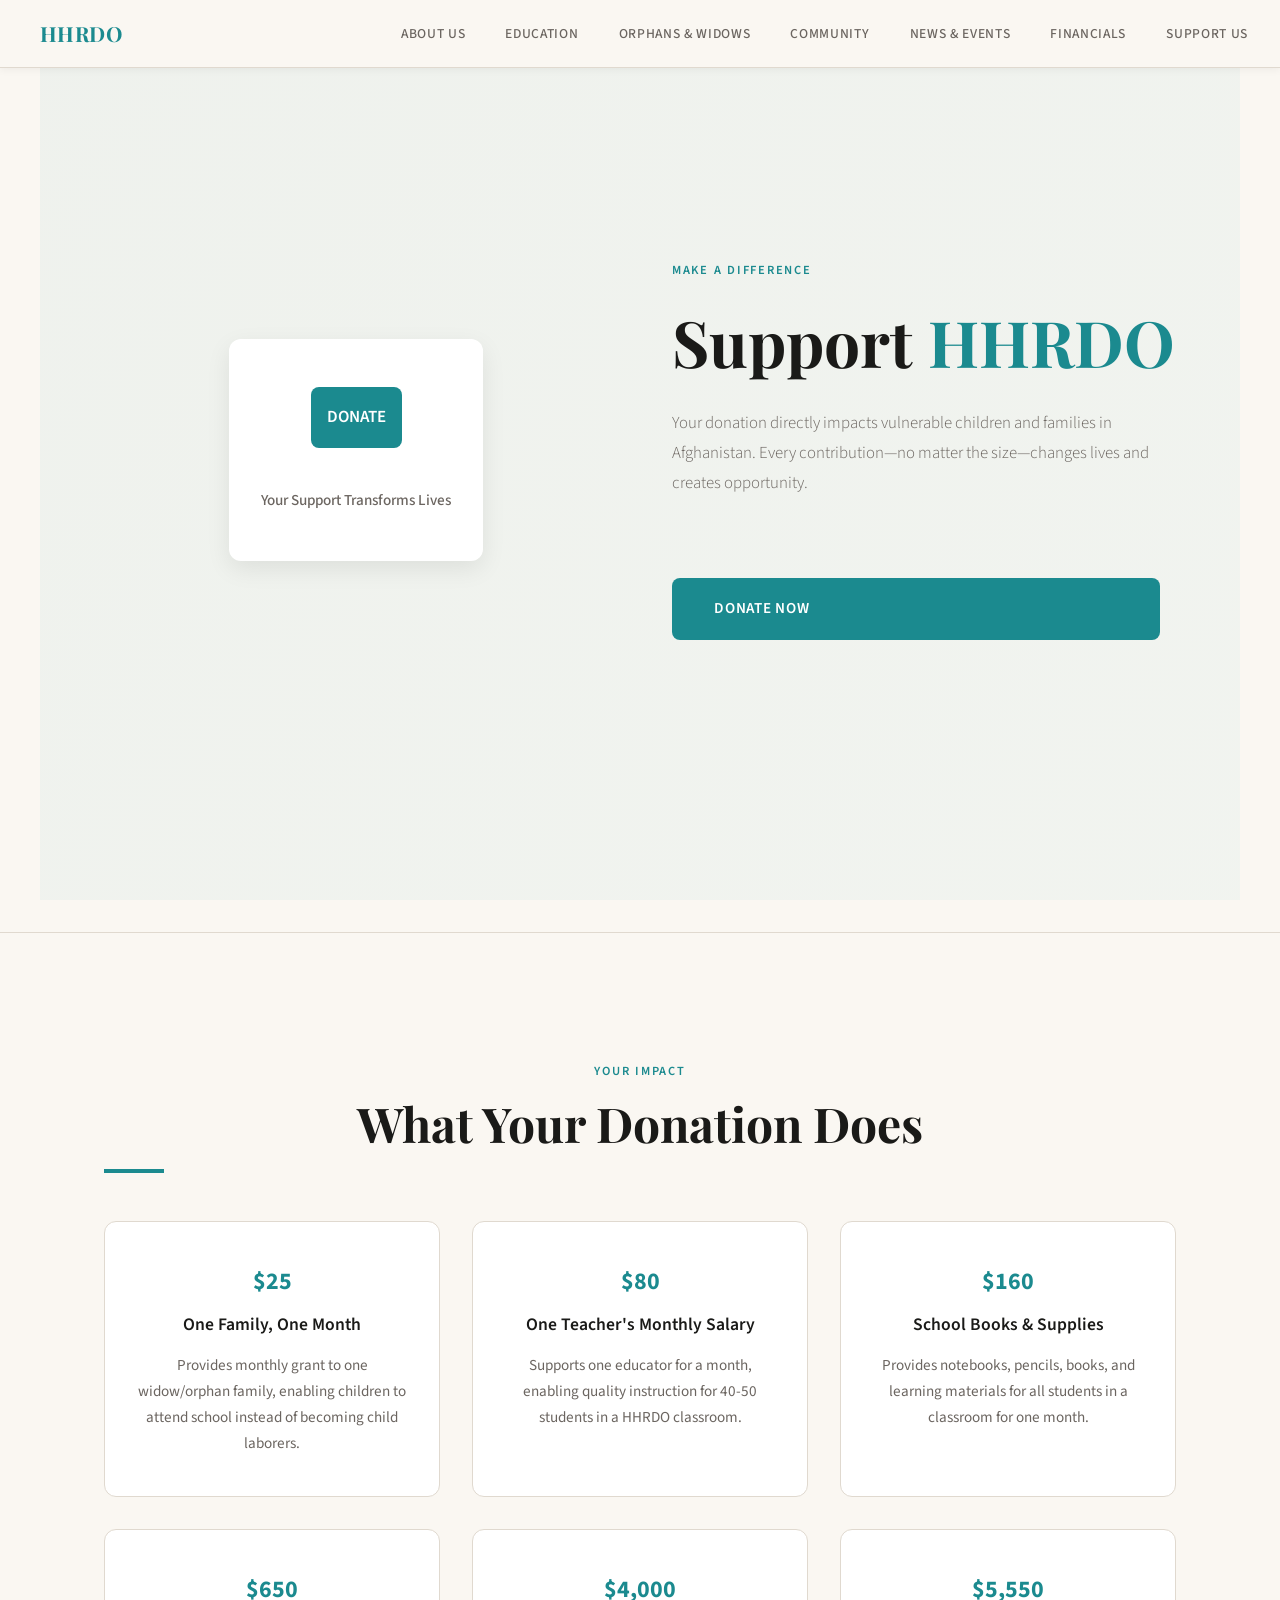
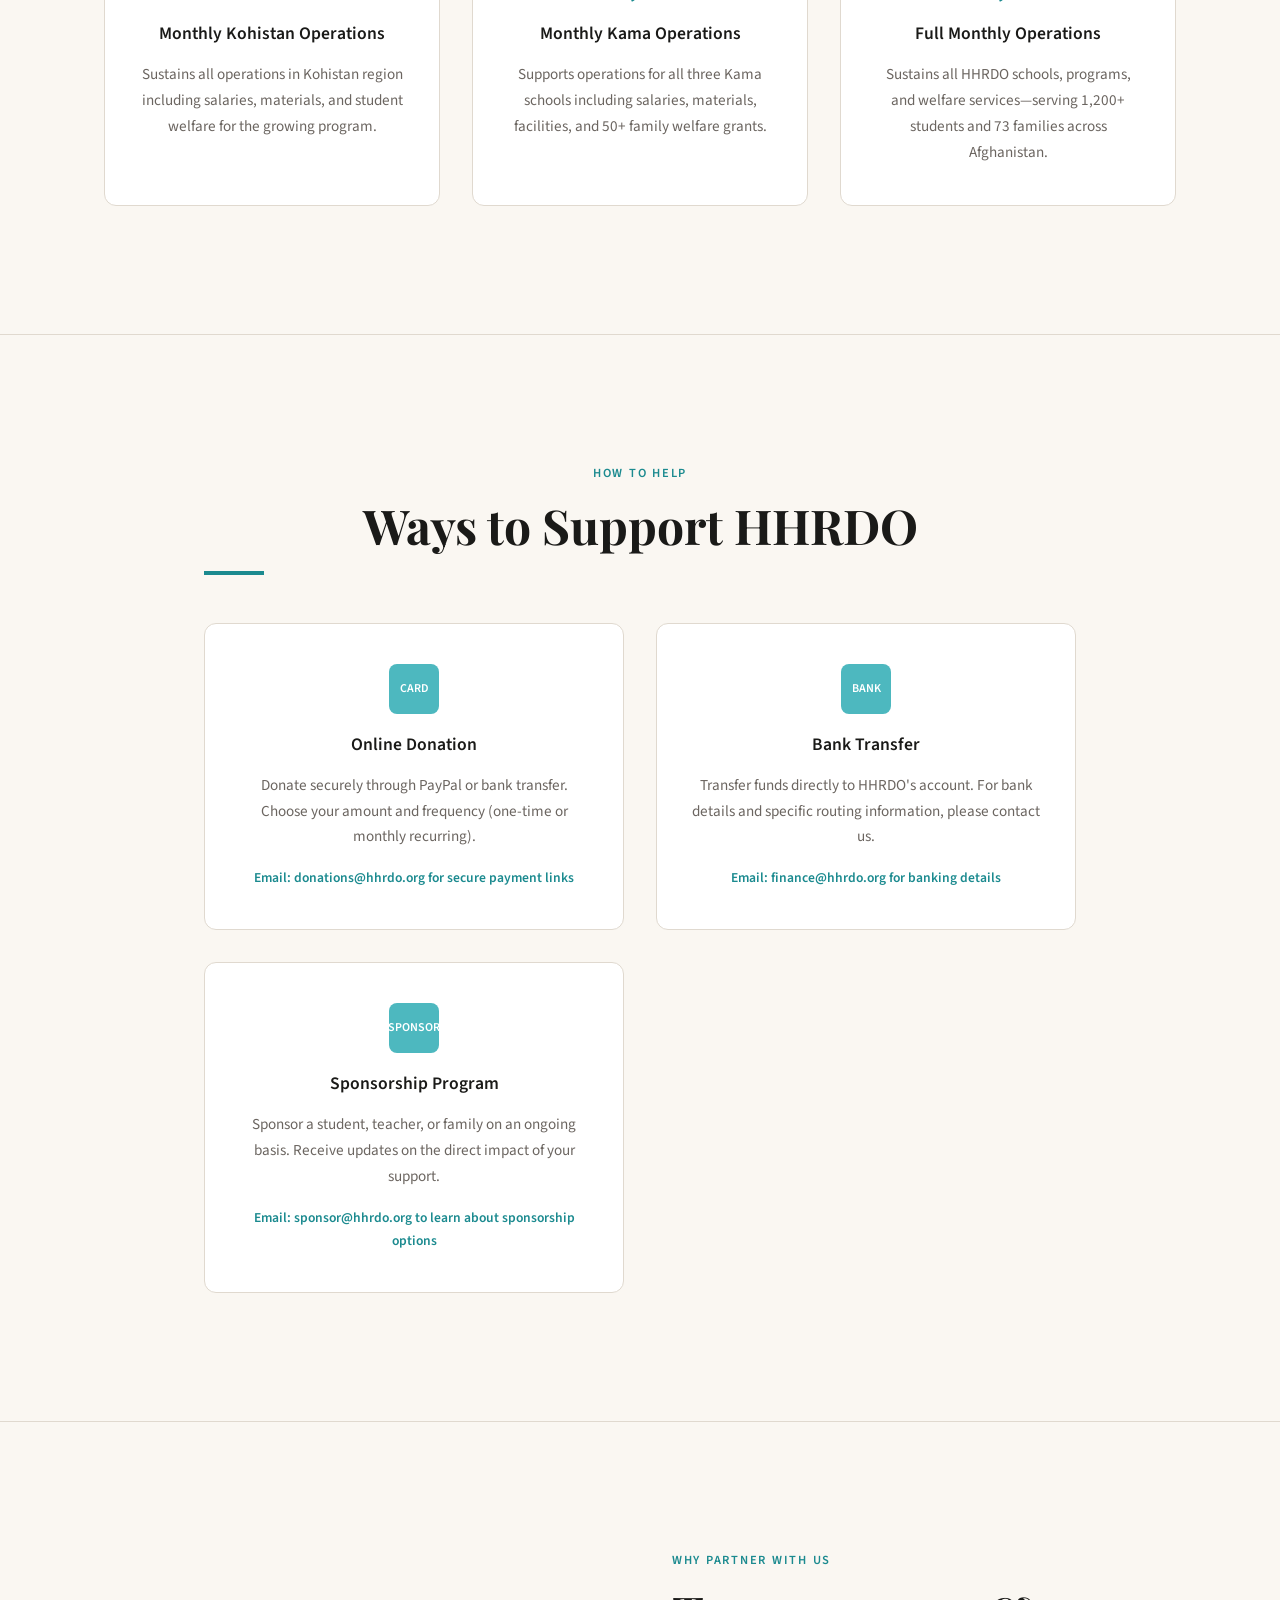
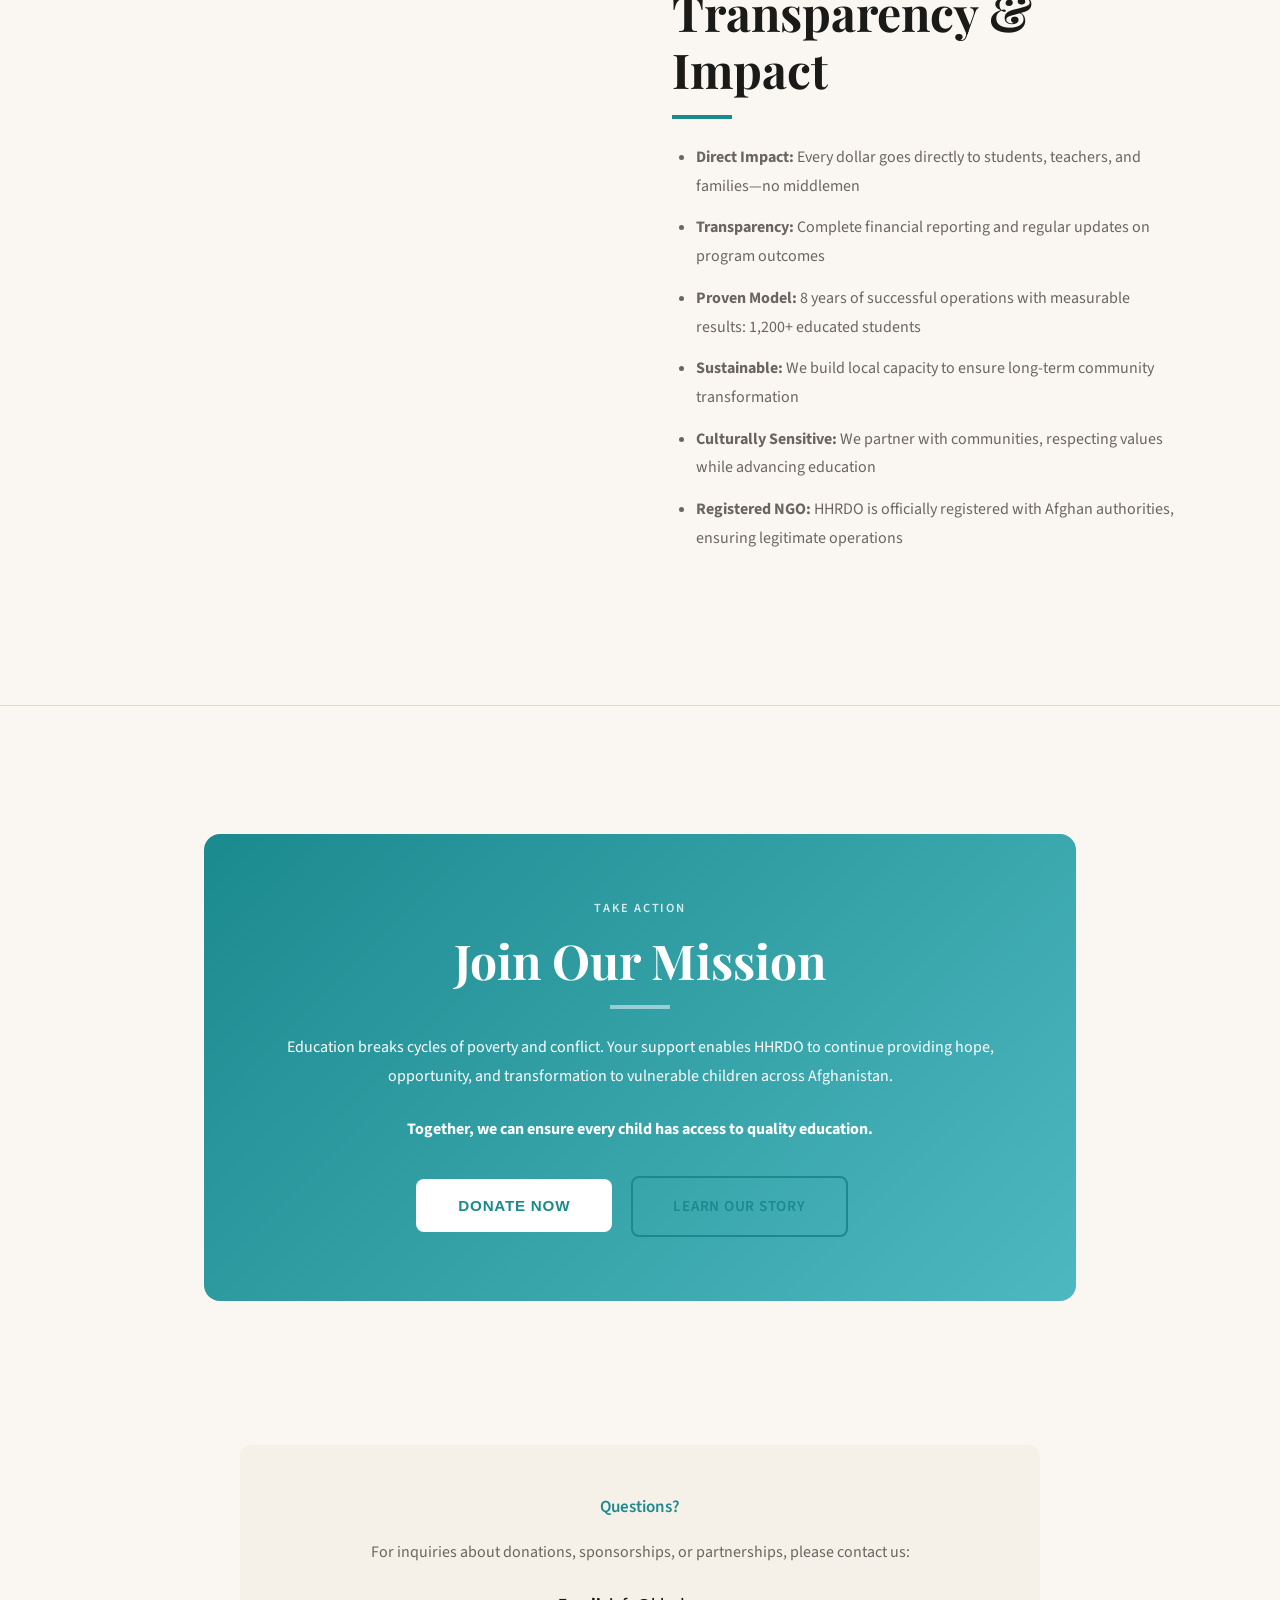
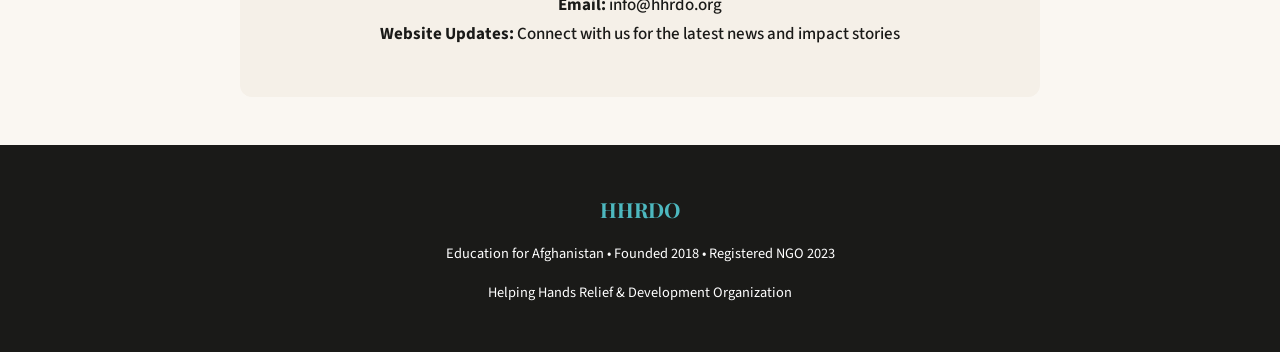
<file: support.html>
<!DOCTYPE html>
<html lang="en">
<head>
  <meta charset="UTF-8">
  <meta name="viewport" content="width=device-width, initial-scale=1.0">
  <title>Support Us - HHRDO</title>
  <link rel="preconnect" href="https://fonts.googleapis.com">
  <link href="https://fonts.googleapis.com/css2?family=Playfair+Display:wght@400;600;700&family=Source+Sans+3:wght@300;400;500;600&display=swap" rel="stylesheet">
  <link rel="stylesheet" href="css/style.css">
</head>
<body>

  <!-- NAVIGATION -->
  <nav>
    <a href="index.html" class="nav-logo">
      <div class="nav-logo-wrapper">
        <img src="logo.svg" alt="HHRDO Logo">
      </div>
      <span>HHRDO</span>
    </a>
    <ul class="nav-menu">
      <li><a href="about.html">About Us</a></li>
      <li><a href="education.html">Education</a></li>
      <li><a href="orphans.html">Orphans & Widows</a></li>
      <li><a href="community.html">Community</a></li>
      <li><a href="news.html">News & Events</a></li>
      <li><a href="financials.html">Financials</a></li>
      <li><a href="support.html">Support Us</a></li>
    </ul>
    <button class="hamburger">
      <span></span>
      <span></span>
      <span></span>
    </button>
  </nav>

  <!-- HERO -->
  <section class="hero" style="padding-top: 80px;">
    <div class="hero-text">
      <p class="hero-eyebrow">Make a Difference</p>
      <h1 class="hero-title">Support <span>HHRDO</span></h1>
      <p class="hero-desc">Your donation directly impacts vulnerable children and families in Afghanistan. Every contribution—no matter the size—changes lives and creates opportunity.</p>
      <a href="#donate-options" class="btn-primary" style="margin-top: 2rem;">Donate Now</a>
    </div>
    <div class="hero-image">
      <div class="hero-placeholder">
        <div style="background: var(--teal); color: white; padding: 1rem; border-radius: 8px; margin-bottom: 1rem; font-weight: 600;">DONATE</div>
        <p>Your Support Transforms Lives</p>
      </div>
    </div>
  </section>

  <hr class="divider">

  <!-- IMPACT OF DONATIONS -->
  <section style="display: block; padding: 6rem 4rem; max-width: 1200px; margin: 0 auto;">
    <div style="text-align: center; margin-bottom: 3rem;">
      <p class="section-label text-center">Your Impact</p>
      <h2 class="section-title text-center">What Your Donation Does</h2>
    </div>
    <div class="impact-grid">
      <div class="impact-card">
        <div style="font-size: 1.5rem; font-weight: 700; color: var(--teal); margin-bottom: 0.5rem;">$25</div>
        <div class="impact-title">One Family, One Month</div>
        <p class="impact-text">Provides monthly grant to one widow/orphan family, enabling children to attend school instead of becoming child laborers.</p>
      </div>
      <div class="impact-card">
        <div style="font-size: 1.5rem; font-weight: 700; color: var(--teal); margin-bottom: 0.5rem;">$80</div>
        <div class="impact-title">One Teacher's Monthly Salary</div>
        <p class="impact-text">Supports one educator for a month, enabling quality instruction for 40-50 students in a HHRDO classroom.</p>
      </div>
      <div class="impact-card">
        <div style="font-size: 1.5rem; font-weight: 700; color: var(--teal); margin-bottom: 0.5rem;">$160</div>
        <div class="impact-title">School Books & Supplies</div>
        <p class="impact-text">Provides notebooks, pencils, books, and learning materials for all students in a classroom for one month.</p>
      </div>
      <div class="impact-card">
        <div style="font-size: 1.5rem; font-weight: 700; color: var(--teal); margin-bottom: 0.5rem;">$650</div>
        <div class="impact-title">Monthly Kohistan Operations</div>
        <p class="impact-text">Sustains all operations in Kohistan region including salaries, materials, and student welfare for the growing program.</p>
      </div>
      <div class="impact-card">
        <div style="font-size: 1.5rem; font-weight: 700; color: var(--teal); margin-bottom: 0.5rem;">$4,000</div>
        <div class="impact-title">Monthly Kama Operations</div>
        <p class="impact-text">Supports operations for all three Kama schools including salaries, materials, facilities, and 50+ family welfare grants.</p>
      </div>
      <div class="impact-card">
        <div style="font-size: 1.5rem; font-weight: 700; color: var(--teal); margin-bottom: 0.5rem;">$5,550</div>
        <div class="impact-title">Full Monthly Operations</div>
        <p class="impact-text">Sustains all HHRDO schools, programs, and welfare services—serving 1,200+ students and 73 families across Afghanistan.</p>
      </div>
    </div>
  </section>

  <hr class="divider">

  <!-- DONATION OPTIONS -->
  <section id="donate-options" style="display: block; padding: 6rem 4rem; max-width: 1000px; margin: 0 auto;">
    <div style="text-align: center; margin-bottom: 3rem;">
      <p class="section-label text-center">How to Help</p>
      <h2 class="section-title text-center">Ways to Support HHRDO</h2>
    </div>
    <div class="impact-grid">
      <div class="impact-card">
        <div class="impact-icon" style="background: var(--light-teal); color: white; padding: 0.8rem; border-radius: 8px; width: 50px; height: 50px; display: flex; align-items: center; justify-content: center; margin: 0 auto 1rem; font-weight: 600; font-size: 0.75rem;">CARD</div>
        <div class="impact-title">Online Donation</div>
        <p class="impact-text">
          Donate securely through PayPal or bank transfer. Choose your amount and frequency (one-time or monthly recurring).
        </p>
        <p style="margin-top: 1rem; font-size: 0.85rem; color: var(--teal); font-weight: 600;">
          Email: donations@hhrdo.org for secure payment links
        </p>
      </div>
      <div class="impact-card">
        <div class="impact-icon" style="background: var(--light-teal); color: white; padding: 0.8rem; border-radius: 8px; width: 50px; height: 50px; display: flex; align-items: center; justify-content: center; margin: 0 auto 1rem; font-weight: 600; font-size: 0.75rem;">BANK</div>
        <div class="impact-title">Bank Transfer</div>
        <p class="impact-text">
          Transfer funds directly to HHRDO's account. For bank details and specific routing information, please contact us.
        </p>
        <p style="margin-top: 1rem; font-size: 0.85rem; color: var(--teal); font-weight: 600;">
          Email: finance@hhrdo.org for banking details
        </p>
      </div>
      <div class="impact-card">
        <div class="impact-icon" style="background: var(--light-teal); color: white; padding: 0.8rem; border-radius: 8px; width: 50px; height: 50px; display: flex; align-items: center; justify-content: center; margin: 0 auto 1rem; font-weight: 600; font-size: 0.75rem;">SPONSOR</div>
        <div class="impact-title">Sponsorship Program</div>
        <p class="impact-text">
          Sponsor a student, teacher, or family on an ongoing basis. Receive updates on the direct impact of your support.
        </p>
        <p style="margin-top: 1rem; font-size: 0.85rem; color: var(--teal); font-weight: 600;">
          Email: sponsor@hhrdo.org to learn about sponsorship options
        </p>
      </div>
    </div>
  </section>

  <hr class="divider">

  <!-- WHY HHRDO -->
  <section>
    <div>
      <p class="section-label">Why Partner With Us</p>
      <h2 class="section-title">Transparency & Impact</h2>
      <ul class="section-body">
        <li><strong>Direct Impact:</strong> Every dollar goes directly to students, teachers, and families—no middlemen</li>
        <li><strong>Transparency:</strong> Complete financial reporting and regular updates on program outcomes</li>
        <li><strong>Proven Model:</strong> 8 years of successful operations with measurable results: 1,200+ educated students</li>
        <li><strong>Sustainable:</strong> We build local capacity to ensure long-term community transformation</li>
        <li><strong>Culturally Sensitive:</strong> We partner with communities, respecting values while advancing education</li>
        <li><strong>Registered NGO:</strong> HHRDO is officially registered with Afghan authorities, ensuring legitimate operations</li>
      </ul>
    </div>
    <div></div>
  </section>

  <hr class="divider">

  <!-- CTA -->
  <section style="display: block; padding: 6rem 4rem; max-width: 1000px; margin: 0 auto;">
    <div id="cta">
      <p class="section-label">Take Action</p>
      <h2 class="section-title">Join Our Mission</h2>
      <p class="section-body">
        Education breaks cycles of poverty and conflict. Your support enables HHRDO to continue providing hope, opportunity, and transformation to vulnerable children across Afghanistan.
      </p>
      <p class="section-body" style="margin-top: 1.5rem;">
        <strong>Together, we can ensure every child has access to quality education.</strong>
      </p>
      <button onclick="document.getElementById('donate-options').scrollIntoView({behavior: 'smooth'})" class="btn-primary">Donate Now</button>
      <a href="about.html" class="btn-secondary">Learn Our Story</a>
    </div>
  </section>

  <!-- CONTACT -->
  <section style="display: block; padding: 3rem 4rem; background: var(--sand); border-radius: 12px; max-width: 800px; margin: 3rem auto; text-align: center;">
    <p style="font-weight: 600; color: var(--teal); margin-bottom: 1rem;">Questions?</p>
    <p class="section-body">
      For inquiries about donations, sponsorships, or partnerships, please contact us:
    </p>
    <p style="margin-top: 1.5rem; font-weight: 500;">
      <strong>Email:</strong> info@hhrdo.org<br>
      <strong>Website Updates:</strong> Connect with us for the latest news and impact stories
    </p>
  </section>

  <!-- FOOTER -->
  <footer>
    <span class="footer-logo">HHRDO</span>
    <span>Education for Afghanistan • Founded 2018 • Registered NGO 2023</span>
    <span>Helping Hands Relief & Development Organization</span>
  </footer>

  <script src="js/main.js"></script>

</body>
</html>
</file>
<file: css/style.css>
*, *::before, *::after {
  box-sizing: border-box;
  margin: 0;
  padding: 0;
}

:root {
  --teal: #1b8a8f;
  --light-teal: #4db8bf;
  --cream: #faf7f2;
  --sand: #f5f0e8;
  --ink: #1a1a18;
  --muted: #6b6560;
  --line: #e0d9cf;
}

html {
  scroll-behavior: smooth;
}

body {
  font-family: 'Source Sans 3', sans-serif;
  background: var(--cream);
  color: var(--ink);
  font-size: 17px;
  line-height: 1.7;
}

/* ════════════════════════════════════════ NAV ════════════════════════════════════════ */
nav {
  position: fixed;
  top: 0;
  left: 0;
  right: 0;
  z-index: 100;
  display: flex;
  justify-content: space-between;
  align-items: center;
  padding: 1rem 2rem;
  background: rgba(250, 247, 242, 0.98);
  backdrop-filter: blur(8px);
  border-bottom: 1px solid var(--line);
  box-shadow: 0 2px 8px rgba(0, 0, 0, 0.05);
}

.nav-logo {
  display: flex;
  align-items: center;
  gap: 0.5rem;
  font-family: 'Playfair Display', serif;
  font-size: 1.3rem;
  font-weight: 700;
  letter-spacing: 0.02em;
  color: var(--teal);
  text-decoration: none;
}

.nav-logo-img {
  width: 48px;
  height: 48px;
  display: block;
  object-fit: contain;
  object-position: center;
}

.nav-menu {
  display: flex;
  gap: 2.5rem;
  list-style: none;
  align-items: center;
}

.nav-menu a {
  font-size: 0.85rem;
  font-weight: 500;
  letter-spacing: 0.05em;
  text-transform: uppercase;
  color: var(--muted);
  text-decoration: none;
  transition: color 0.3s ease;
  position: relative;
}

.nav-menu a:hover,
.nav-menu a.active {
  color: var(--teal);
}

.nav-menu a::after {
  content: '';
  position: absolute;
  bottom: -4px;
  left: 0;
  width: 0;
  height: 2px;
  background: var(--teal);
  transition: width 0.3s ease;
}

.nav-menu a:hover::after,
.nav-menu a.active::after {
  width: 100%;
}

.hamburger {
  display: none;
  flex-direction: column;
  gap: 6px;
  cursor: pointer;
  background: none;
  border: none;
}

.hamburger span {
  width: 24px;
  height: 2px;
  background: var(--ink);
  transition: all 0.3s ease;
}

.hamburger.active span:nth-child(1) {
  transform: rotate(45deg) translate(10px, 10px);
}

.hamburger.active span:nth-child(2) {
  opacity: 0;
}

.hamburger.active span:nth-child(3) {
  transform: rotate(-45deg) translate(7px, -7px);
}

/* ════════════════════════════════════════ HERO ════════════════════════════════════════ */
.hero {
  min-height: 100vh;
  display: grid;
  grid-template-columns: 1fr 1fr;
  padding-top: 80px;
  background: linear-gradient(135deg, rgba(27, 138, 143, 0.05) 0%, rgba(77, 184, 191, 0.05) 100%);
  align-items: center;
  gap: 4rem;
  padding: 80px 4rem;
}

.hero-text {
  display: flex;
  flex-direction: column;
  justify-content: center;
  animation: fadeUp 0.8s ease both;
}

.hero-eyebrow {
  font-size: 0.78rem;
  font-weight: 600;
  letter-spacing: 0.14em;
  text-transform: uppercase;
  color: var(--teal);
  margin-bottom: 1.5rem;
}

.hero-title {
  font-family: 'Playfair Display', serif;
  font-size: clamp(2.4rem, 5vw, 4rem);
  line-height: 1.15;
  font-weight: 700;
  margin-bottom: 1.8rem;
  color: var(--ink);
}

.hero-title span {
  color: var(--teal);
}

.hero-desc {
  font-size: 1.05rem;
  color: var(--muted);
  max-width: 550px;
  margin-bottom: 3rem;
  font-weight: 300;
  line-height: 1.8;
}

.hero-stats {
  display: flex;
  gap: 3rem;
  flex-wrap: wrap;
}

.stat-item {
  display: flex;
  flex-direction: column;
  gap: 0.5rem;
}

.stat-num {
  font-size: 2.2rem;
  font-weight: 700;
  color: var(--teal);
  font-family: 'Playfair Display', serif;
}

.stat-label {
  font-size: 0.85rem;
  font-weight: 500;
  text-transform: uppercase;
  letter-spacing: 0.05em;
  color: var(--muted);
}

.hero-image {
  display: flex;
  flex-direction: column;
  align-items: center;
  justify-content: center;
  gap: 2rem;
  position: relative;
}

.hero-placeholder {
  background: white;
  border-radius: 12px;
  padding: 3rem 2rem;
  text-align: center;
  box-shadow: 0 8px 24px rgba(0, 0, 0, 0.08);
  display: flex;
  flex-direction: column;
  align-items: center;
  gap: 1.5rem;
  animation: slideUp 0.8s ease both 0.2s;
}

.logo-display {
  width: 220px;
  height: 220px;
  display: flex;
  align-items: center;
  justify-content: center;
}

.logo-display img {
  width: 100%;
  height: 100%;
  object-fit: contain;
}

.hero-placeholder p {
  color: var(--muted);
  font-size: 0.95rem;
  font-weight: 500;
}

.hero-badge {
  background: var(--teal);
  color: white;
  padding: 1.2rem 1.8rem;
  border-radius: 8px;
  text-align: center;
  font-size: 0.9rem;
  line-height: 1.6;
  max-width: 280px;
  animation: slideUp 0.8s ease both 0.4s;
}

.hero-badge strong {
  display: block;
  font-size: 1.1rem;
  margin-bottom: 0.3rem;
}

/* ════════════════════════════════════════ SECTIONS ════════════════════════════════════════ */
section {
  padding: 6rem 4rem;
  max-width: 1200px;
  margin: 0 auto;
  display: grid;
  grid-template-columns: 1fr 1fr;
  gap: 4rem;
  align-items: start;
}

section:nth-child(odd) {
  grid-template-columns: 1fr 1fr;
}

section:nth-child(even) {
  grid-template-columns: 1fr 1fr;
  direction: rtl;
}

section:nth-child(even) > * {
  direction: ltr;
}

.section-label {
  font-size: 0.78rem;
  font-weight: 600;
  letter-spacing: 0.14em;
  text-transform: uppercase;
  color: var(--teal);
  margin-bottom: 0.8rem;
}

.section-title {
  font-family: 'Playfair Display', serif;
  font-size: clamp(2rem, 4vw, 3rem);
  font-weight: 700;
  line-height: 1.2;
  margin-bottom: 1.5rem;
  color: var(--ink);
}

.section-title::after {
  content: '';
  display: block;
  width: 60px;
  height: 4px;
  background: var(--teal);
  margin-top: 1rem;
}

.section-body {
  font-size: 1rem;
  color: var(--muted);
  line-height: 1.8;
  margin-bottom: 1.5rem;
}

.section-body li {
  margin-left: 1.5rem;
  margin-bottom: 0.8rem;
}

/* ════════════════════════════════════════ CARDS ════════════════════════════════════════ */
.impact-grid {
  display: grid;
  grid-template-columns: repeat(auto-fit, minmax(280px, 1fr));
  gap: 2rem;
  margin-top: 3rem;
}

.impact-card {
  background: white;
  border-radius: 12px;
  padding: 2.5rem 2rem;
  text-align: center;
  border: 1px solid var(--line);
  transition: all 0.3s ease;
}

.impact-card:hover {
  transform: translateY(-8px);
  box-shadow: 0 12px 32px rgba(0, 0, 0, 0.12);
  border-color: var(--teal);
}

.impact-card:hover svg {
  transform: scale(1.1);
}

.impact-icon {
  font-size: 2.5rem;
  margin-bottom: 1rem;
  display: block;
}

.impact-number {
  font-size: 2.8rem;
  font-weight: 700;
  color: var(--teal);
  font-family: 'Playfair Display', serif;
  margin-bottom: 0.5rem;
}

.impact-title {
  font-size: 1.1rem;
  font-weight: 600;
  color: var(--ink);
  margin-bottom: 0.8rem;
}

.impact-text {
  font-size: 0.95rem;
  color: var(--muted);
  line-height: 1.7;
}

/* ════════════════════════════════════════ GALLERY ════════════════════════════════════════ */
.gallery-grid {
  display: grid;
  grid-template-columns: repeat(auto-fit, minmax(200px, 1fr));
  gap: 1.5rem;
  margin-top: 2rem;
}

.gallery-item {
  aspect-ratio: 1;
  background: linear-gradient(135deg, var(--light-teal), var(--teal));
  border-radius: 12px;
  display: flex;
  align-items: flex-end;
  justify-content: center;
  padding: 1.5rem;
  color: white;
  text-align: center;
  font-weight: 600;
  box-shadow: 0 4px 16px rgba(27, 138, 143, 0.15);
  transition: transform 0.3s ease;
  min-height: 220px;
}

.gallery-item.tall {
  grid-column: span 1;
  grid-row: span 2;
}

.gallery-item:hover {
  transform: scale(1.05);
}

/* ════════════════════════════════════════ BUTTONS ════════════════════════════════════════ */
.btn-primary,
.btn-secondary {
  display: inline-block;
  padding: 1rem 2.5rem;
  border-radius: 8px;
  font-size: 0.95rem;
  font-weight: 600;
  letter-spacing: 0.05em;
  text-transform: uppercase;
  text-decoration: none;
  transition: all 0.3s ease;
  border: 2px solid transparent;
  cursor: pointer;
  margin-right: 1rem;
  margin-top: 0.5rem;
}

.btn-primary {
  background: var(--teal);
  color: white;
}

.btn-primary:hover {
  background: #145558;
  transform: translateY(-2px);
  box-shadow: 0 8px 20px rgba(27, 138, 143, 0.3);
}

.btn-secondary {
  background: transparent;
  color: var(--teal);
  border-color: var(--teal);
}

.btn-secondary:hover {
  background: var(--teal);
  color: white;
}

/* ════════════════════════════════════════ CTA SECTION ════════════════════════════════════════ */
#cta {
  background: linear-gradient(135deg, var(--teal), var(--light-teal));
  color: white;
  padding: 4rem;
  border-radius: 16px;
  text-align: center;
  grid-column: 1 / -1;
}

#cta .section-label {
  color: rgba(255, 255, 255, 0.8);
}

#cta .section-title,
#cta .section-body {
  color: white;
}

#cta .section-title::after {
  background: rgba(255, 255, 255, 0.5);
  margin-left: auto;
  margin-right: auto;
}

#cta .btn-primary {
  background: white;
  color: var(--teal);
}

#cta .btn-primary:hover {
  background: var(--cream);
}

/* ════════════════════════════════════════ TABLE ════════════════════════════════════════ */
table {
  width: 100%;
  border-collapse: collapse;
  margin: 2rem 0;
  background: white;
  border-radius: 8px;
  overflow: hidden;
  box-shadow: 0 2px 8px rgba(0, 0, 0, 0.05);
}

thead {
  background: var(--teal);
  color: white;
}

th, td {
  padding: 1rem 1.5rem;
  text-align: left;
  border-bottom: 1px solid var(--line);
  font-size: 0.95rem;
}

thead th {
  font-weight: 600;
  border: none;
}

tbody tr:hover {
  background: var(--sand);
}

tbody tr:last-child td {
  border-bottom: none;
}

/* ════════════════════════════════════════ CHARTS ════════════════════════════════════════ */
.chart-container {
  background: white;
  padding: 2rem;
  border-radius: 12px;
  box-shadow: 0 2px 8px rgba(0, 0, 0, 0.05);
  margin: 2rem 0;
}

.pie-chart {
  width: 200px;
  height: 200px;
  border-radius: 50%;
  background: conic-gradient(
    var(--teal) 0deg 244.8deg,
    var(--light-teal) 244.8deg 366deg,
    #7cb8c3 366deg 427.2deg,
    #d4a574 427.2deg 360deg
  );
  margin: 2rem auto;
  box-shadow: 0 4px 12px rgba(0, 0, 0, 0.1);
}

.chart-legend {
  display: grid;
  grid-template-columns: repeat(auto-fit, minmax(150px, 1fr));
  gap: 1.5rem;
  margin-top: 2rem;
  font-size: 0.9rem;
}

.legend-item {
  display: flex;
  align-items: center;
  gap: 0.8rem;
}

.legend-color {
  width: 24px;
  height: 24px;
  border-radius: 4px;
}

/* ════════════════════════════════════════ FOOTER ════════════════════════════════════════ */
footer {
  background: var(--ink);
  color: white;
  padding: 3rem 2rem;
  text-align: center;
  display: flex;
  flex-direction: column;
  gap: 1rem;
  font-size: 0.9rem;
  line-height: 1.6;
}

.footer-logo {
  font-family: 'Playfair Display', serif;
  font-size: 1.3rem;
  font-weight: 700;
  color: var(--light-teal);
}

/* ════════════════════════════════════════ DIVIDER ════════════════════════════════════════ */
.divider {
  border: none;
  height: 1px;
  background: var(--line);
  margin: 2rem 0;
}

/* ════════════════════════════════════════ UTILITY ════════════════════════════════════════ */
.text-center {
  text-align: center;
}

.mt-3 {
  margin-top: 3rem;
}

/* ════════════════════════════════════════ ANIMATIONS ════════════════════════════════════════ */
@keyframes fadeUp {
  from {
    opacity: 0;
    transform: translateY(30px);
  }
  to {
    opacity: 1;
    transform: translateY(0);
  }
}

@keyframes slideUp {
  from {
    opacity: 0;
    transform: translateY(20px);
  }
  to {
    opacity: 1;
    transform: translateY(0);
  }
}

/* ════════════════════════════════════════ RESPONSIVE ════════════════════════════════════════ */
@media (max-width: 1024px) {
  nav {
    padding: 0.8rem 1rem;
  }

  .nav-menu {
    gap: 1.5rem;
  }

  section {
    grid-template-columns: 1fr;
    padding: 4rem 2rem;
    gap: 2.5rem;
  }

  section:nth-child(even) {
    direction: ltr;
  }

  .hero {
    grid-template-columns: 1fr;
    padding: 80px 2rem 4rem;
    gap: 2rem;
  }
}

@media (max-width: 768px) {
  nav {
    padding: 0.8rem 1rem;
  }

  .nav-logo {
    font-size: 1.1rem;
  }

  .nav-logo img {
    width: 35px;
    height: 35px;
  }

  .nav-menu {
    position: absolute;
    top: 60px;
    left: 0;
    right: 0;
    flex-direction: column;
    gap: 0;
    background: white;
    border-bottom: 1px solid var(--line);
    max-height: 0;
    overflow: hidden;
    transition: max-height 0.3s ease;
    z-index: 99;
  }

  .nav-menu.active {
    max-height: 600px;
    padding: 0.5rem 0;
  }

  .nav-menu a {
    display: block;
    padding: 0.9rem 1.5rem;
    border-bottom: 1px solid var(--line);
    font-size: 0.8rem;
  }

  .nav-menu a::after {
    display: none;
  }

  .hamburger {
    display: flex;
  }

  .hero {
    grid-template-columns: 1fr;
    padding: 80px 1.5rem 3rem;
    gap: 2rem;
  }

  .hero-text {
    animation: fadeUp 0.8s ease both;
  }

  .hero-title {
    font-size: clamp(1.8rem, 4vw, 2.8rem);
    margin-bottom: 1.2rem;
  }

  .hero-eyebrow {
    margin-bottom: 1rem;
  }

  .hero-desc {
    font-size: 0.95rem;
    margin-bottom: 2rem;
  }

  .hero-stats {
    gap: 1.2rem;
    flex-wrap: wrap;
  }

  .stat-num {
    font-size: 1.8rem;
  }

  .stat-label {
    font-size: 0.75rem;
  }

  .hero-placeholder {
    padding: 2rem 1.5rem;
    box-shadow: 0 4px 16px rgba(0, 0, 0, 0.06);
  }

  .logo-display {
    width: 180px;
    height: 180px;
  }

  .hero-placeholder p {
    font-size: 0.85rem;
  }

  .hero-badge {
    max-width: 100%;
    padding: 1rem 1.5rem;
    font-size: 0.85rem;
  }

  section {
    grid-template-columns: 1fr;
    gap: 2rem;
    padding: 3rem 1.5rem;
  }

  section:nth-child(even) {
    direction: ltr;
  }

  .section-label {
    font-size: 0.75rem;
    margin-bottom: 0.6rem;
  }

  .section-title {
    font-size: clamp(1.4rem, 3.5vw, 2.2rem);
    margin-bottom: 1rem;
  }

  .section-title::after {
    width: 50px;
    margin-top: 0.8rem;
  }

  .section-body {
    font-size: 0.95rem;
    margin-bottom: 1.2rem;
  }

  .impact-grid {
    grid-template-columns: 1fr;
    gap: 1.5rem;
    margin-top: 2rem;
  }

  .impact-card {
    padding: 1.8rem 1.5rem;
  }

  .impact-card:hover {
    transform: translateY(-4px);
    box-shadow: 0 8px 20px rgba(0, 0, 0, 0.1);
  }

  .impact-icon {
    font-size: 2rem;
    margin-bottom: 0.8rem;
  }

  .impact-number {
    font-size: 2.2rem;
  }

  .impact-title {
    font-size: 1rem;
    margin-bottom: 0.6rem;
  }

  .impact-text {
    font-size: 0.9rem;
  }

  .gallery-grid {
    grid-template-columns: repeat(2, 1fr);
    gap: 1rem;
  }

  .gallery-item {
    aspect-ratio: 1;
    min-height: 160px;
    padding: 1rem;
    font-size: 0.8rem;
  }

  .gallery-item.tall {
    grid-column: span 1;
    grid-row: span 1;
  }

  table {
    font-size: 0.8rem;
    margin: 1.5rem 0;
  }

  th, td {
    padding: 0.6rem;
    font-size: 0.75rem;
  }

  .btn-primary,
  .btn-secondary {
    padding: 0.8rem 1.5rem;
    font-size: 0.8rem;
    margin-right: 0.5rem;
  }

  #cta {
    padding: 2.5rem 1.5rem;
  }

  #cta .section-title {
    font-size: 1.6rem;
  }

  .pie-chart {
    width: 160px;
    height: 160px;
    margin: 1.5rem auto;
  }

  .chart-legend {
    gap: 1rem;
  }

  .legend-item {
    gap: 0.6rem;
    font-size: 0.8rem;
  }

  .legend-color {
    width: 20px;
    height: 20px;
  }

  footer {
    padding: 2rem 1.5rem;
    font-size: 0.8rem;
  }

  .footer-logo {
    font-size: 1.1rem;
  }
}

@media (max-width: 480px) {
  nav {
    padding: 0.6rem 0.8rem;
  }

  .nav-logo {
    font-size: 1rem;
    gap: 0.5rem;
  }

  .nav-logo img {
    width: 32px;
    height: 32px;
  }

  .nav-menu.active {
    max-height: 500px;
  }

  .nav-menu a {
    padding: 0.8rem 1rem;
    font-size: 0.75rem;
  }

  .hero {
    padding: 70px 1rem 2.5rem;
    gap: 1.5rem;
  }

  .hero-title {
    font-size: clamp(1.4rem, 5vw, 2rem);
    margin-bottom: 1rem;
  }

  .hero-eyebrow {
    font-size: 0.7rem;
    margin-bottom: 0.8rem;
  }

  .hero-desc {
    font-size: 0.9rem;
    margin-bottom: 1.5rem;
  }

  .hero-stats {
    gap: 1rem;
    flex-direction: column;
  }

  .stat-item {
    gap: 0.3rem;
  }

  .stat-num {
    font-size: 1.6rem;
  }

  .stat-label {
    font-size: 0.7rem;
  }

  .hero-placeholder {
    padding: 1.5rem 1rem;
    border-radius: 8px;
  }

  .logo-display {
    width: 140px;
    height: 140px;
  }

  .hero-placeholder p {
    font-size: 0.8rem;
    line-height: 1.4;
  }

  .hero-badge {
    padding: 0.8rem 1rem;
    font-size: 0.8rem;
    max-width: 100%;
  }

  .hero-badge strong {
    font-size: 1rem;
    margin-bottom: 0.2rem;
  }

  section {
    padding: 2rem 1rem;
    gap: 1.5rem;
  }

  .section-label {
    font-size: 0.7rem;
    margin-bottom: 0.5rem;
  }

  .section-title {
    font-size: clamp(1.2rem, 4vw, 1.8rem);
    margin-bottom: 0.8rem;
    line-height: 1.2;
  }

  .section-title::after {
    width: 40px;
    height: 3px;
    margin-top: 0.6rem;
  }

  .section-body {
    font-size: 0.9rem;
    margin-bottom: 1rem;
    line-height: 1.6;
  }

  .section-body li {
    margin-left: 1rem;
    margin-bottom: 0.6rem;
    font-size: 0.9rem;
  }

  .impact-grid {
    grid-template-columns: 1fr;
    gap: 1.2rem;
    margin-top: 1.5rem;
  }

  .impact-card {
    padding: 1.5rem 1rem;
    border-radius: 10px;
  }

  .impact-card:hover {
    transform: translateY(-3px);
  }

  .impact-icon {
    font-size: 1.8rem;
    margin-bottom: 0.6rem;
  }

  .impact-number {
    font-size: 1.8rem;
    margin-bottom: 0.4rem;
  }

  .impact-title {
    font-size: 0.95rem;
    margin-bottom: 0.5rem;
    font-weight: 600;
  }

  .impact-text {
    font-size: 0.85rem;
    line-height: 1.5;
  }

  .gallery-grid {
    grid-template-columns: 1fr;
    gap: 1rem;
  }

  .gallery-item {
    aspect-ratio: 1;
    min-height: 150px;
    border-radius: 8px;
    padding: 0.8rem;
    font-size: 0.75rem;
  }

  .gallery-item.tall {
    grid-column: span 1;
  }

  table {
    font-size: 0.75rem;
    margin: 1rem 0;
  }

  thead {
    font-size: 0.7rem;
  }

  th, td {
    padding: 0.5rem 0.4rem;
    font-size: 0.7rem;
  }

  .btn-primary,
  .btn-secondary {
    display: block;
    width: 100%;
    padding: 0.75rem 1rem;
    font-size: 0.75rem;
    margin: 0.4rem 0;
    border-radius: 6px;
  }

  #cta {
    padding: 2rem 1rem;
    border-radius: 12px;
  }

  #cta .section-label {
    font-size: 0.7rem;
  }

  #cta .section-title {
    font-size: 1.4rem;
    margin-bottom: 1rem;
  }

  #cta .section-body {
    font-size: 0.9rem;
  }

  .pie-chart {
    width: 140px;
    height: 140px;
    margin: 1rem auto;
  }

  .chart-legend {
    grid-template-columns: 1fr;
    gap: 0.8rem;
  }

  .legend-item {
    gap: 0.5rem;
    font-size: 0.75rem;
  }

  .legend-color {
    width: 18px;
    height: 18px;
    flex-shrink: 0;
  }

  footer {
    padding: 1.5rem 1rem;
    gap: 0.8rem;
    font-size: 0.75rem;
  }

  .footer-logo {
    font-size: 1rem;
  }

  .divider {
    margin: 1.5rem 0;
  }
}
</file>
